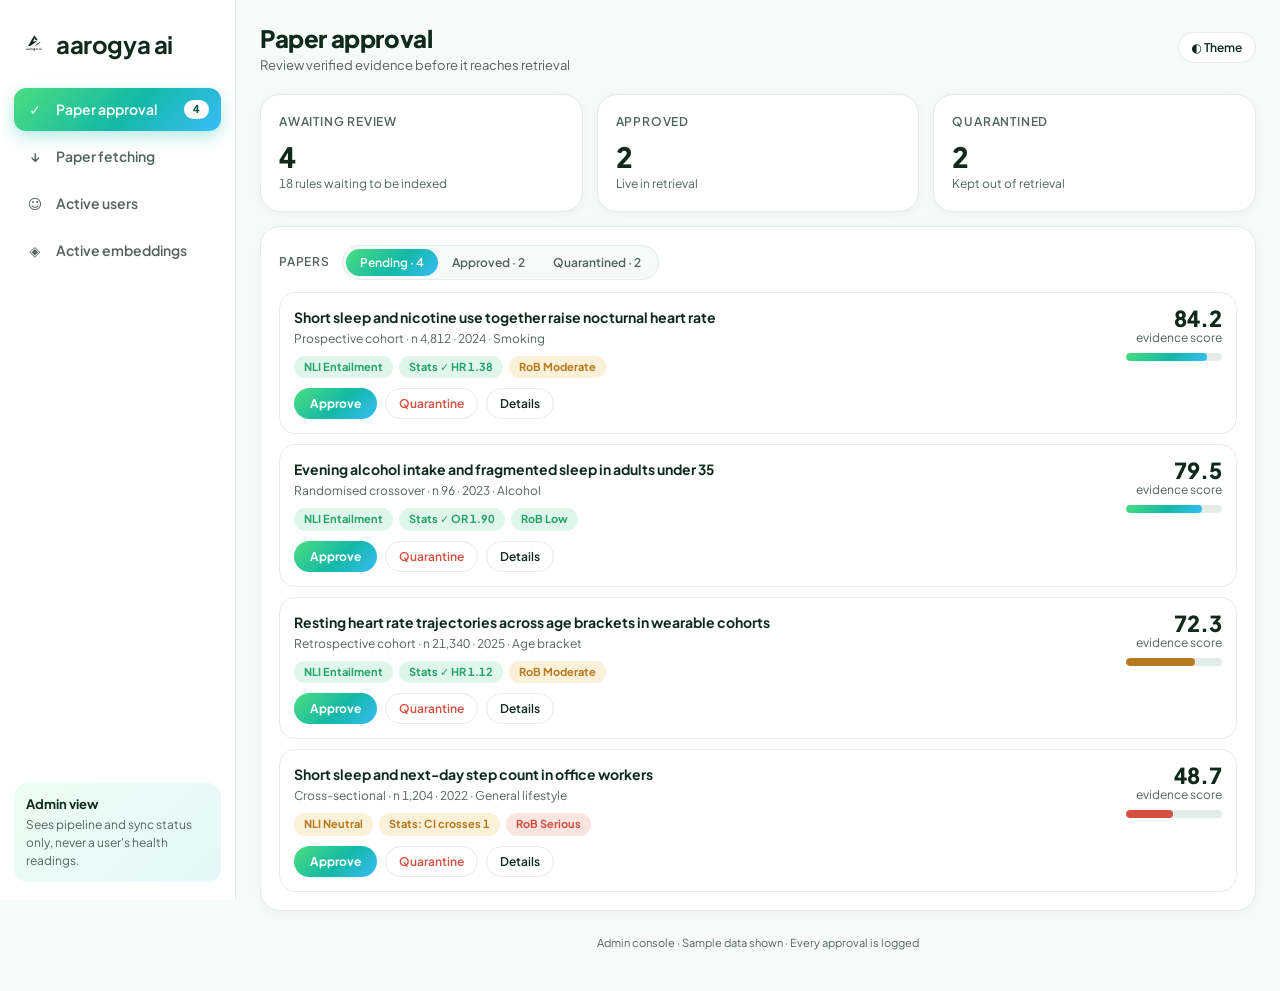
<file: front end todo/aarogya_admin.html>
<!doctype html><html><head><meta charset=utf8><meta name=viewport content="width=device-width,initial-scale=1,viewport-fit=cover"><style>:root{color-scheme:light;box-sizing:border-box;padding-top:env(safe-area-inset-top,0px);padding-bottom:env(safe-area-inset-bottom,0px)}html{scroll-padding-top:env(safe-area-inset-top,0px)}body{margin:0;padding:0;font:14px -apple-system,BlinkMacSystemFont,sans-serif;background:#fff;color:#000}img{max-width:100%}[hidden]:not([hidden=until-found i]){display:none!important}</style></head><body>
<title>Aarogya Admin</title>
<meta name="claude:viewport-fit-sides" content="cover">
<link href="https://fonts.googleapis.com/css2?family=Plus+Jakarta+Sans:wght@400;500;600;700;800&display=swap" rel="stylesheet">
<style>
/* Layout: sidebar nav + one working view. Each view opens with a short summary row, then the table or list the admin acts on. Theme matches My Health OS. */
:root{--bg:#f6faf8;--card:#fff;--ink:#0f2a1d;--mute:#53645c;--line:#e4ece7;--g:#22a36a;--g2:#e1f6ea;--amber:#b7791f;--amberbg:#fbf0d8;--red:#d6503f;--redbg:#fbe5e1;--jar:#14352a;
--grad:linear-gradient(135deg,#4ade80 0%,#14b8a6 55%,#38bdf8 100%);--soft:linear-gradient(135deg,#ecfdf3,#e6f7fb);--teal:#14b8a6;
--font:'Plus Jakarta Sans',system-ui,-apple-system,'Segoe UI',sans-serif}
@media (prefers-color-scheme:dark){:root:not([data-theme="light"]){--bg:#0a1713;--card:#112620;--ink:#e8f3ec;--mute:#94a89f;--line:#1e3a30;--g:#4cd68a;--g2:#173a2a;--amber:#f0b94a;--amberbg:#3a2f12;--red:#ff8a78;--redbg:#3d1f1b;--jar:#0a1f17;--soft:linear-gradient(135deg,#12332a,#10303a);color-scheme:dark}}
:root[data-theme="dark"]{--bg:#0a1713;--card:#112620;--ink:#e8f3ec;--mute:#94a89f;--line:#1e3a30;--g:#4cd68a;--g2:#173a2a;--amber:#f0b94a;--amberbg:#3a2f12;--red:#ff8a78;--redbg:#3d1f1b;--jar:#0a1f17;--soft:linear-gradient(135deg,#12332a,#10303a);color-scheme:dark}
*{box-sizing:border-box}
html{scroll-padding-top:env(safe-area-inset-top,0px)}
body{margin:0;background:var(--bg);color:var(--ink);font-family:var(--font);font-size:14px;line-height:1.5;font-variant-numeric:tabular-nums}
button,input{font-family:inherit;font-size:inherit}
button{cursor:pointer}
:focus-visible{outline:2px solid var(--g);outline-offset:2px}
.app{display:flex;min-height:100vh}
aside{width:236px;background:var(--card);border-right:1px solid var(--line);padding:18px 14px;display:flex;flex-direction:column;position:sticky;top:0;height:100vh;flex-shrink:0;z-index:30;transition:transform .25s}

/* Brand header styling with clean SVG logo vector matching "My Health OS by aarogya ai" */
.brand{display:flex;align-items:center;gap:10px;margin:4px 4px 22px;padding:4px}
.brand-logo-img{display:flex;align-items:center;gap:10px;text-decoration:none;color:inherit;width:100%}
.brand-icon{width:42px;height:42px;flex-shrink:0}
.brand-text{display:flex;flex-direction:column}
.brand-text b{font-size:16px;line-height:1.15;font-weight:800;color:var(--ink);letter-spacing:-0.2px}
.brand-text small{font-size:11px;color:var(--mute);font-weight:500;margin-top:1px}

nav a{display:flex;align-items:center;gap:12px;padding:11px 12px;border-radius:12px;color:var(--mute);text-decoration:none;font-weight:600;font-size:14px;margin-bottom:4px}
nav a:hover{background:var(--g2);color:var(--g)}
nav a.on{background:var(--grad);color:#fff;box-shadow:0 6px 16px rgba(20,184,166,.3)}
nav a .gl{width:18px;text-align:center}
nav a .cnt{margin-left:auto}
.cnt{background:var(--red);color:#fff;border-radius:99px;padding:1px 9px;font-size:11px;font-weight:800}
nav a.on .cnt{background:#fff;color:#0f5a4a}
.side-foot{margin-top:auto;padding:12px;border-radius:14px;background:var(--soft);font-size:12px;color:var(--mute)}
.side-foot b{display:block;color:var(--ink);font-size:13px;margin-bottom:2px}
main{flex:1;min-width:0;padding-block:20px 40px;padding-left:max(24px,env(safe-area-inset-left,0px));padding-right:max(24px,env(safe-area-inset-right,0px))}
.top{display:flex;align-items:center;gap:12px;margin-bottom:18px}
.ham{display:none;border:1px solid var(--line);background:var(--card);border-radius:10px;width:38px;height:38px;font-size:18px;color:var(--ink)}
h1{margin:0;font-size:24px;font-weight:800;letter-spacing:-.4px;text-wrap:balance}
.sub{color:var(--mute);font-size:13px}
.sp{flex:1}
.chip{border:1px solid var(--line);background:var(--card);color:var(--ink);border-radius:99px;padding:7px 13px;font-size:12px;font-weight:600}
.chip:hover{border-color:var(--teal)}
.chip.bad{color:var(--red)}
.chip[disabled]{opacity:.5;cursor:default}
.btn{background:var(--grad);color:#fff;border:0;border-radius:99px;padding:8px 16px;font-weight:700;font-size:12px}
.btn:hover{box-shadow:0 6px 16px rgba(20,184,166,.35)}
.card{background:var(--card);border:1px solid var(--line);border-radius:20px;padding:18px;box-shadow:0 2px 10px rgba(20,60,40,.04);min-width:0}
h2{font-size:12px;text-transform:uppercase;letter-spacing:.8px;color:var(--mute);margin:0 0 10px;font-weight:600}
.stack{display:flex;flex-direction:column;gap:14px}
.split{display:grid;gap:14px;grid-template-columns:minmax(0,5fr) minmax(0,7fr);align-items:start}
.tiles{display:grid;gap:14px;grid-template-columns:repeat(auto-fit,minmax(170px,1fr))}
.tile .n{font-size:28px;font-weight:800;letter-spacing:-.5px;line-height:1.15}
.tile .mut{margin-top:2px}
.mut{color:var(--mute);font-size:12px}
.bar-top{display:flex;align-items:center;gap:12px;flex-wrap:wrap;margin-bottom:12px}
.bar-top h2{margin:0}
.tabs{display:inline-flex;background:var(--bg);border-radius:99px;padding:3px;border:1px solid var(--line);flex-wrap:wrap}
.tabs button{border:0;background:none;color:var(--mute);padding:6px 14px;border-radius:99px;font-weight:600;font-size:12px}
.tabs button.on{background:var(--grad);color:#fff}
.pill{display:inline-flex;align-items:center;gap:4px;border-radius:99px;padding:3px 10px;font-size:11px;font-weight:700;background:var(--g2);color:var(--g);white-space:nowrap}
.pill.w{background:var(--amberbg);color:var(--amber)}.pill.b{background:var(--redbg);color:var(--red)}.pill.n{background:var(--line);color:var(--mute)}
.pp{border:1px solid var(--line);border-radius:16px;padding:14px;margin-bottom:10px;background:var(--card)}
.pp:last-child{margin-bottom:0}
.pt{display:grid;grid-template-columns:minmax(0,1fr) auto;gap:10px 18px;align-items:start}
.pm b{font-size:14px;display:block;margin-bottom:2px}
.gates{display:flex;gap:6px;flex-wrap:wrap;margin-top:8px}
.sc{text-align:right;min-width:96px}
.sc .v{font-size:22px;font-weight:800;line-height:1}
.sc .bar{margin:6px 0 0 auto;width:96px}
.act{grid-column:1/-1;display:flex;gap:8px;flex-wrap:wrap;align-items:center}
.act .note{font-size:12px;color:var(--mute)}
.dt{display:grid;grid-template-columns:repeat(2,minmax(0,1fr));gap:10px 18px;margin-top:12px;padding-top:12px;border-top:1px solid var(--line)}
.dt div{font-size:13px;min-width:0;overflow-wrap:anywhere}
.dt small{display:block;color:var(--mute);font-size:11px;font-weight:600;text-transform:uppercase;letter-spacing:.6px}
.dt .w2{grid-column:1/-1}
.bar{height:8px;border-radius:99px;background:var(--line);overflow:hidden}
.bar i{display:block;height:100%;border-radius:99px;background:var(--grad)}
.bar i.w{background:var(--amber)}.bar i.b{background:var(--red)}
.tw{overflow-x:auto}
table{width:100%;border-collapse:collapse;font-size:13px;min-width:620px}
th,td{text-align:left;padding:10px 8px;border-bottom:1px solid var(--line);vertical-align:middle}
th{color:var(--mute);font-weight:600;font-size:12px;white-space:nowrap}
tr:last-child td{border-bottom:0}
td .mut{margin-top:1px}
.dot{display:inline-block;width:8px;height:8px;border-radius:50%;background:var(--line);margin-right:6px}.dot.on{background:var(--g)}
input[type=text],input[type=search]{width:100%;border:1px solid var(--line);border-radius:99px;padding:9px 14px;background:var(--card);color:var(--ink);min-width:0}
.field{display:flex;gap:8px}
.field .btn{padding:9px 18px;white-space:nowrap}
.tool{display:flex;gap:12px;flex-wrap:wrap;align-items:center;margin-bottom:12px}
.tool .s{flex:1;min-width:180px}
.bl{display:flex;flex-direction:column;gap:12px}
.bl .h{display:flex;justify-content:space-between;gap:10px;font-size:13px;margin-bottom:5px}
.bl .h b{font-weight:600;min-width:0}
.jr{display:grid;grid-template-columns:minmax(0,1fr) auto;gap:6px 14px;align-items:center;padding:10px 0;border-bottom:1px solid var(--line)}
.jr:last-child{border-bottom:0}
.trk{display:flex;gap:5px}
.td{width:14px;height:14px;border-radius:50%;background:var(--line)}
.td.hit{background:var(--g)}.td.pend{background:transparent;border:2px dashed var(--line)}.td.try{background:var(--amber);animation:pl 1s ease-in-out infinite}
@keyframes pl{50%{transform:scale(1.35);opacity:.6}}
.jr .res{grid-column:1/-1}
.sw{width:40px;height:24px;border-radius:99px;border:0;background:var(--line);position:relative;flex-shrink:0}
.sw:after{content:"";position:absolute;top:3px;left:3px;width:18px;height:18px;border-radius:50%;background:#fff;transition:transform .2s}
.sw.on{background:var(--g)}.sw.on:after{transform:translateX(16px)}
.empty{padding:26px 10px;text-align:center;color:var(--mute);font-size:13px}
.toast{position:fixed;left:50%;transform:translateX(-50%);bottom:calc(20px + env(safe-area-inset-bottom,0px));background:var(--jar);color:#fff;border-radius:99px;padding:10px 18px;font-weight:600;font-size:13px;z-index:60;box-shadow:0 8px 24px rgba(0,0,0,.3);max-width:calc(100vw - 32px)}
footer{text-align:center;color:var(--mute);font-size:11px;margin-top:24px}
.scrim{display:none}
@media(max-width:900px){
 aside{position:fixed;left:0;top:0;transform:translateX(-100%);height:100dvh;padding-top:calc(18px + env(safe-area-inset-top,0px));padding-bottom:calc(18px + env(safe-area-inset-bottom,0px));padding-left:max(14px,env(safe-area-inset-left,0px))}
 body.open aside{transform:none;box-shadow:0 0 40px rgba(0,0,0,.25)}
 body.open .scrim{display:block;position:fixed;inset:0;background:rgba(0,0,0,.3);z-index:20}
 .ham{display:block}
 main{padding-left:max(16px,env(safe-area-inset-left,0px));padding-right:max(16px,env(safe-area-inset-right,0px))}
 .split{grid-template-columns:minmax(0,1fr)}
 .pt{grid-template-columns:minmax(0,1fr)}
 .sc{text-align:left}.sc .bar{margin-left:0}
 .dt{grid-template-columns:minmax(0,1fr)}
}
@media(prefers-reduced-motion:reduce){.td.try{animation:none}.sw:after{transition:none}}
</style>

<div class="scrim" onclick="document.body.classList.remove('open')"></div>
<div class="app">
<aside>
 <div class="brand">
  <div class="lg-circle-wrap">
   <div class="lg">
    <span>
     <svg width="24" height="24" viewBox="0 0 100 100" fill="none" xmlns="http://www.w3.org/2000/svg" aria-hidden="true">
      <path d="M52 22 C42 38, 33 53, 26 66 L38 66 C42 56, 48 44, 55 31 Z" fill="#1b2823"/>
      <path d="M52 22 L65 42 L55 42 Z" fill="#1b2823"/>
      <path d="M26 66 C40 45, 60 48, 65 42 C50 60, 36 66, 26 66 Z" fill="#1b2823"/>
      <path d="M53 66 C65 52, 77 48, 77 48 C77 48, 73 62, 57 66 Z" fill="#587363"/>
      <text x="50" y="84" font-family="'Plus Jakarta Sans', sans-serif" font-weight="600" font-size="13" fill="#1b2823" text-anchor="middle" letter-spacing="-0.3">aarogya ai</text>
     </svg>
    </span>
   </div>
  </div>
  <div><small><h1><b>aarogya ai</b></h1></small></div>
 </div>
 <nav id="nav" aria-label="Admin sections"></nav>
 <div class="side-foot"><b>Admin view</b>Sees pipeline and sync status only, never a user's health readings.</div>
</aside>
<main>
 <div class="top">
  <button class="ham" onclick="document.body.classList.toggle('open')" aria-label="Menu">☰</button>
  <div><h1 id="title"></h1><div class="sub" id="subt"></div></div>
  <div class="sp"></div>
  <button class="chip" id="theme">◐ Theme</button>
 </div>
 <div id="view"></div>
 <footer>Admin console · Sample data shown · Every approval is logged</footer>
</main></div>
<div id="toast" class="toast" role="status" hidden></div>

<script>
const $=id=>document.getElementById(id);
const esc=s=>String(s).replace(/[&<>"]/g,c=>({'&':'&amp;','<':'&lt;','>':'&gt;','"':'&quot;'}[c]));
const num=n=>n.toLocaleString('en-IN');
const T={
 approval:['Paper approval','Review verified evidence before it reaches retrieval','✓','Paper approval'],
 fetching:['Paper fetching','Five-tier document resolver','↓','Paper fetching'],
 users:['Active users','Baseline status and sync health','☺','Active users'],
 embeddings:['Active embeddings','What the retrieval index can see right now','◈','Active embeddings']};
let S={pf:'pending',open:null,uf:'all',uq:'',rq:''},tt;
function toast(m){const e=$('toast');e.textContent=m;e.hidden=false;clearTimeout(tt);tt=setTimeout(()=>e.hidden=true,2600)}
const tiles=a=>`<div class="tiles">${a.map(t=>`<div class="card tile"><h2>${t[0]}</h2><div class="n">${t[1]}</div><div class="mut">${t[2]}</div></div>`).join('')}</div>`;

/* ---------- Paper approval ---------- */
const PP=[
{id:'p1',title:'Short sleep and nicotine use together raise nocturnal heart rate',design:'Prospective cohort',n:4812,year:2024,cat:'Smoking',nli:'Entailment',nliP:94,eff:'HR 1.38 (95% CI 1.12–1.70)',sig:true,rob:'Moderate',tool:'ROBINS-I',score:84.2,rule:'Combined short sleep duration and nicotine use amplify sympathetic activation and nocturnal heart rate.',src:1,rules:6,status:'pending'},
{id:'p2',title:'Evening alcohol intake and fragmented sleep in adults under 35',design:'Randomised crossover',n:96,year:2023,cat:'Alcohol',nli:'Entailment',nliP:88,eff:'OR 1.90 (95% CI 1.30–2.80)',sig:true,rob:'Low',tool:'RoB 2',score:79.5,rule:'Alcohol close to bedtime fragments sleep and lifts overnight heart rate.',src:2,rules:4,status:'pending'},
{id:'p3',title:'Resting heart rate trajectories across age brackets in wearable cohorts',design:'Retrospective cohort',n:21340,year:2025,cat:'Age bracket',nli:'Entailment',nliP:81,eff:'HR 1.12 (95% CI 1.04–1.21)',sig:true,rob:'Moderate',tool:'ROBINS-I',score:72.3,rule:'Resting heart rate drifts upward with age bracket, so thresholds should be judged against personal norm.',src:3,rules:5,status:'pending'},
{id:'p4',title:'Short sleep and next-day step count in office workers',design:'Cross-sectional',n:1204,year:2022,cat:'General lifestyle',nli:'Neutral',nliP:61,eff:'OR 1.21 (95% CI 0.94–1.55)',sig:false,rob:'Serious',tool:'ROBINS-I',score:48.7,rule:'Short sleep is associated with lower next-day activity.',src:4,rules:3,status:'pending'},
{id:'p5',title:'Smoking cessation and resting heart rate recovery',design:'Cohort',n:2650,year:2021,cat:'Smoking',nli:'Contradiction',nliP:91,eff:'HR 0.71 (95% CI 0.58–0.87)',sig:true,rob:'Serious',tool:'ROBINS-I',score:22.4,rule:'Smoking cessation lowers resting heart rate within weeks.',src:1,rules:2,status:'quarantined',auto:true,why:'Hard gate: the extracted claim is contradicted by the source text.'},
{id:'p6',title:'Hypertension and resting heart rate thresholds for check-ins',design:'Prospective cohort',n:8120,year:2023,cat:'Chronic risk factors',nli:'Entailment',nliP:90,eff:'HR 1.51 (95% CI 1.20–1.90)',sig:true,rob:'Low',tool:'ROBINS-I',score:86.1,rule:'With hypertension, a resting heart rate above personal norm deserves a blood-pressure check.',src:1,rules:7,status:'approved',inIdx:true},
{id:'p7',title:'Pulse oximetry below personal norm in current smokers',design:'Cohort',n:1980,year:2024,cat:'Smoking',nli:'Entailment',nliP:85,eff:'OR 2.10 (95% CI 1.40–3.10)',sig:true,rob:'Moderate',tool:'ROBINS-I',score:77.8,rule:'Oxygen readings below personal norm deserve a check-in, especially for smokers.',src:2,rules:4,status:'approved',inIdx:true},
{id:'p8',title:'Wrist-sensor SpO₂ accuracy in people with asthma',design:'Case series',n:38,year:2020,cat:'Chronic risk factors',nli:'Neutral',nliP:55,eff:'Not reported',sig:null,rob:'Critical',tool:'ROBINS-I',score:31,rule:'Wrist sensors may under-read oxygen in asthma.',src:4,rules:2,status:'quarantined',auto:false,why:'Rejected by admin: very small sample, no effect size.'}];
const TIERS=['Local cache','Europe PMC XML','Direct PDF','Unpaywall mirror','Abstract fallback'];
const FMT=['Cached full text','Full text XML','PDF','PDF via Unpaywall','Abstract only'];
const pill=(c,t)=>`<span class="pill ${c}">${t}</span>`;
function paperRow(p){
 const sc=p.score>=75?'':p.score>=50?'w':'b',o=S.open===p.id;
 const nliC=p.nli==='Entailment'?'':p.nli==='Neutral'?'w':'b';
 const stC=p.sig===true?'':p.sig===false?'w':'n',stT=p.sig===true?'Stats ✓ '+esc(p.eff.split(' (')[0]):p.sig===false?'Stats: CI crosses 1':'Stats: none reported';
 const robC=p.rob==='Low'?'':p.rob==='Moderate'?'w':'b';
 let a='';
 if(p.status==='pending')a=`<button class="btn" onclick="setSt('${p.id}','approved')">Approve</button><button class="chip bad" onclick="setSt('${p.id}','quarantined')">Quarantine</button>`;
 else if(p.status==='approved')a=`<button class="chip bad" onclick="setSt('${p.id}','quarantined')">Remove from index</button>`;
 else if(p.auto)a=`<span class="note">${esc(p.why)}</span>`;
 else a=`<button class="chip" onclick="setSt('${p.id}','pending')">Restore to review</button>`;
 a+=`<button class="chip" onclick="S.open=${o?'null':`'${p.id}'`};go()" aria-expanded="${o}">${o?'Hide details':'Details'}</button>`;
 const d=o?`<div class="dt"><div class="w2"><small>Extracted relationship</small>${esc(p.rule)}</div><div><small>Study</small>${esc(p.design)} · n ${num(p.n)} · ${p.year}</div><div><small>Effect</small>${esc(p.eff)}</div><div><small>NLI check</small>${p.nli} (${p.nliP}%)</div><div><small>Bias tool</small>${p.tool} · ${p.rob} risk</div><div><small>Fetched via</small>${TIERS[p.src]}</div><div><small>Rules to index</small>${p.rules} in ${esc(p.cat)}</div>${p.status==='quarantined'&&p.why&&!p.auto?`<div class="w2"><small>Note</small>${esc(p.why)}</div>`:''}</div>`:'';
 return `<div class="pp"><div class="pt"><div class="pm"><b>${esc(p.title)}</b><div class="mut">${p.design} · n ${num(p.n)} · ${p.year} · ${p.cat}</div><div class="gates">${pill(nliC,'NLI '+p.nli)}${pill(stC,stT)}${pill(robC,'RoB '+p.rob)}</div></div><div class="sc"><div class="v">${p.score.toFixed(1)}</div><div class="mut">evidence score</div><div class="bar"><i class="${sc}" style="width:${p.score}%"></i></div></div><div class="act">${a}</div></div>${d}</div>`}
function setSt(id,st){const p=PP.find(x=>x.id===id);p.status=st;
 toast(st==='approved'?p.rules+' rules added to the index':st==='quarantined'?'Moved to quarantine':'Back in the review queue');go()}
function vApproval(){const c=s=>PP.filter(p=>p.status===s).length,l=PP.filter(p=>p.status===S.pf);
 const pend=PP.filter(p=>p.status==='pending');
 return `<div class="stack">${tiles([['Awaiting review',c('pending'),pend.reduce((s,p)=>s+p.rules,0)+' rules waiting to be indexed'],['Approved',c('approved'),'Live in retrieval'],['Quarantined',c('quarantined'),'Kept out of retrieval']])}
 <div class="card"><div class="bar-top"><h2>Papers</h2><div class="tabs">${[['pending','Pending'],['approved','Approved'],['quarantined','Quarantined']].map(t=>`<button class="${S.pf===t[0]?'on':''}" onclick="S.pf='${t[0]}';go()">${t[1]} · ${c(t[0])}</button>`).join('')}</div></div>
 ${l.map(paperRow).join('')||'<div class="empty">Nothing here. Papers that pass the pipeline land in Pending.</div>'}</div></div>`}

/* ---------- Paper fetching ---------- */
const J=[0,0,0,0,1,1,1,1,1,2,2,3,3,4].map((h,i)=>({ref:'S-'+(1042-i*7),hit:h,run:false,ago:[4,9,15,22,31,47,63,80,104,130,171,215,260,305][i]}));
const ago=m=>m<1?'just now':m<60?m+' min ago':m<1440?Math.floor(m/60)+' h ago':Math.floor(m/1440)+' d ago';
const jobDots=j=>TIERS.map((t,i)=>{let c;if(j.run)c=i<j.step?'':i===j.step?'try':'pend';else c=i<j.hit?'':i===j.hit?'hit':'pend';
 const lab=t+(c==='hit'?' · resolved':c===''?' · no result':c==='try'?' · trying':'');return `<span class="td ${c}" title="${lab}"></span>`}).join('');
function fTiles(){const D=J.filter(j=>!j.run),ft=D.filter(j=>j.hit<4).length;
 return tiles([['Fetched today',D.length,'Papers resolved by the waterfall'],['Full text',D.length?Math.round(ft/D.length*100)+'%':'—',ft+' of '+D.length+' papers'],['Abstract only',D.length-ft,'Used when no full text was reachable']])}
function fBars(){const D=J.filter(j=>!j.run),mx=Math.max(1,...TIERS.map((t,i)=>D.filter(j=>j.hit===i).length));
 return `<div class="bl">${TIERS.map((t,i)=>{const n=D.filter(j=>j.hit===i).length;return `<div><div class="h"><b>${i+1}. ${t}</b><span class="mut">${n} · ${D.length?Math.round(n/D.length*100):0}%</span></div><div class="bar"><i class="${i===4?'w':''}" style="width:${n/mx*100}%"></i></div></div>`}).join('')}</div>`}
function fJobs(){return J.map(j=>`<div class="jr"><div><b>${esc(j.ref)}</b><div class="mut">${j.run?'Trying '+TIERS[j.step]+'…':ago(j.ago)}</div></div><div class="trk" aria-label="Tier results">${jobDots(j)}</div>${j.run?'':`<div class="res">${pill(j.hit===4?'w':'',FMT[j.hit])}</div>`}</div>`).join('')}
function updF(){if(!$('fjobs'))return;$('ftiles').innerHTML=fTiles();$('fbars').innerHTML=fBars();$('fjobs').innerHTML=fJobs()}
function startFetch(){const el=$('fin'),v=el.value.trim();if(!v){toast('Enter a DOI, PMID or paper URL first.');return}
 let h=0;for(const ch of v)h=(h*31+ch.charCodeAt(0))>>>0;const m=h%100,hit=m<10?0:m<45?1:m<65?2:m<85?3:4;
 const j={ref:v,hit,step:0,run:true,ago:0};J.unshift(j);el.value='';updF();
 j.iv=setInterval(()=>{if(j.step>=j.hit){clearInterval(j.iv);j.run=false;toast('Resolved via '+TIERS[j.hit])}else j.step++;updF()},700)}
function vFetching(){return `<div class="stack"><div id="ftiles">${fTiles()}</div><div class="split">
 <div class="stack"><div class="card"><h2>Fetch a paper</h2><div class="field"><input type="text" id="fin" placeholder="DOI, PMID or paper URL" aria-label="DOI, PMID or paper URL" onkeydown="if(event.key==='Enter')startFetch()"><button class="btn" onclick="startFetch()">Fetch</button></div><div class="mut" style="margin-top:8px">Runs the five tiers in order and stops at the first hit. Abstract is the last resort, so no paper is skipped.</div></div>
 <div class="card"><h2>Where papers were resolved</h2><div id="fbars">${fBars()}</div></div></div>
 <div class="card"><h2>Fetch log</h2><div class="mut" style="margin-bottom:4px">Dots follow the five tiers in order. Green marks the tier that returned the paper.</div><div id="fjobs">${fJobs()}</div></div></div></div>`}

/* ---------- Active users ---------- */
const U=[
['Ravi Sharma',28,12,6,2,3],['Ananya Iyer',31,15,12,6,0],['Kabir Malhotra',45,15,41,6,1],['Meera Nair',36,4,120,2,0],['Arjun Verma',52,15,185,6,2],['Sana Qureshi',24,9,300,4,0],['Vikram Rao',39,15,540,6,0],['Isha Patel',29,15,840,6,1],['Rohan Das',33,2,1200,1,0],['Divya Menon',41,15,1590,6,0],['Harsh Vyas',27,7,4400,3,0],['Pooja Singh',48,15,7300,6,0],['Nikhil Joshi',30,15,13000,6,0],['Tara Bose',57,11,17500,5,0]
].map(a=>({name:a[0],age:a[1],day:a[2],sync:a[3],chunks:a[4],alerts:a[5]}));
const uAct=u=>u.sync<=1440;
function uList(){const q=S.uq.trim().toLowerCase();return U.filter(u=>(S.uf==='all'||(S.uf==='active'&&uAct(u))||(S.uf==='cal'&&u.day<15)||(S.uf==='lock'&&u.day>=15))&&(!q||u.name.toLowerCase().includes(q)))}
function uTiles(){return tiles([['Active in 24 h',U.filter(uAct).length,'of '+U.length+' registered users'],['Calibrating',U.filter(u=>u.day<15).length,'Fewer than 15 baseline days'],['Baseline locked',U.filter(u=>u.day>=15).length,'Alerts use personal range'],['Open alerts',U.reduce((s,u)=>s+u.alerts,0),'Across all users']])}
function uTabs(){return [['all','All'],['active','Active 24 h'],['cal','Calibrating'],['lock','Locked']].map(t=>`<button class="${S.uf===t[0]?'on':''}" onclick="S.uf='${t[0]}';updU()">${t[1]}</button>`).join('')}
function uTable(){const L=uList();if(!L.length)return '<div class="empty">No users match.</div>';
 return `<table><tr><th>User</th><th>Baseline</th><th>Last sync</th><th>History synced</th><th>Alerts</th><th>Status</th></tr>${L.map(u=>`<tr><td><b>${esc(u.name)}</b><div class="mut">${u.age} yrs</div></td><td style="min-width:130px">${u.day>=15?pill('','Locked · 15/15'):`<div class="mut" style="margin-bottom:4px">Day ${u.day} of 15</div><div class="bar"><i style="width:${u.day/15*100}%"></i></div>`}</td><td>${ago(u.sync)}</td><td>${u.chunks}/6 windows</td><td>${u.alerts?pill('w',u.alerts+' open'):'<span class="mut">None</span>'}</td><td><span class="dot ${uAct(u)?'on':''}"></span>${uAct(u)?'Active':'Idle'}</td></tr>`).join('')}</table>`}
function updU(){if(!$('utbl'))return;$('utiles').innerHTML=uTiles();$('utabs').innerHTML=uTabs();$('utbl').innerHTML=uTable()}
function vUsers(){return `<div class="stack"><div id="utiles">${uTiles()}</div><div class="card"><div class="tool"><div class="tabs" id="utabs">${uTabs()}</div><div class="s"><input type="search" id="uq" placeholder="Search by name" aria-label="Search users" value="${esc(S.uq)}" oninput="S.uq=this.value;updU()"></div></div><div class="tw" id="utbl">${uTable()}</div></div></div>`}

/* ---------- Active embeddings ---------- */
const CATS=[['Smoking',412,81.4],['Alcohol',286,74.9],['Age bracket',224,72.1],['Chronic risk factors',301,78.6],['General lifestyle',155,70.3]];
const RL=[
{id:'r1',t:'Combined short sleep and nicotine use amplify sympathetic activation and nocturnal heart rate.',c:'Smoking',s:'Mackenbach et al. (2024)',f:84.2,on:true},
{id:'r2',t:'Oxygen readings below personal norm deserve a check-in, especially for smokers.',c:'Smoking',s:'Paper S-0198',f:77.8,on:true},
{id:'r3',t:'With hypertension, a resting heart rate above personal norm deserves a blood-pressure check.',c:'Chronic risk factors',s:'Paper S-0211',f:86.1,on:true},
{id:'r4',t:'Evening alcohol fragments sleep and lifts overnight heart rate.',c:'Alcohol',s:'Paper S-0176',f:71,on:true},
{id:'r5',t:'Short sleep is associated with higher resting heart rate and lower next-day activity.',c:'General lifestyle',s:'Paper S-0132',f:76,on:true},
{id:'r6',t:'Resting heart rate norms shift with age bracket, so compare against the personal mean.',c:'Age bracket',s:'Paper S-0149',f:72.4,on:true},
{id:'r7',t:'Heavy alcohol use raises resting heart rate for up to two days.',c:'Alcohol',s:'Paper S-0121',f:69.3,on:false},
{id:'r8',t:'Asthma can lower pulse oximetry readings on wrist sensors during exertion.',c:'Chronic risk factors',s:'Paper S-0204',f:66.8,on:true}];
const dl=p=>p.status==='approved'?(p.inIdx?0:p.rules):(p.inIdx?-p.rules:0);
const catN=c=>CATS.find(x=>x[0]===c)[1]+PP.filter(p=>p.cat===c).reduce((s,p)=>s+dl(p),0);
function eTiles(){const tot=CATS.reduce((s,c)=>s+catN(c[0]),0),off=RL.filter(r=>!r.on).length,add=PP.reduce((s,p)=>s+Math.max(0,dl(p)),0),av=CATS.reduce((s,c)=>s+catN(c[0])*c[2],0)/tot;
 return tiles([['Active rules',num(tot-off),'Searchable by retrieval'],['Deactivated',off,'Switched off by an admin'],['Added from approvals',add,'New since the last index build'],['Avg confidence',av.toFixed(1),'Weighted across categories']])}
function eCats(){const mx=Math.max(...CATS.map(c=>catN(c[0])));return `<div class="bl">${CATS.map(c=>{const n=catN(c[0]);return `<div><div class="h"><b>${c[0]}</b><span class="mut">${num(n)} rules · conf ${c[2]}</span></div><div class="bar"><i style="width:${n/mx*100}%"></i></div></div>`}).join('')}</div>`}
function eRules(){const q=S.rq.trim().toLowerCase(),L=RL.filter(r=>!q||r.t.toLowerCase().includes(q)||r.c.toLowerCase().includes(q)||r.s.toLowerCase().includes(q));
 if(!L.length)return '<div class="empty">No rules match.</div>';
 return `<table><tr><th>Rule</th><th>Category</th><th>Source</th><th>Confidence</th><th>Active</th></tr>${L.map(r=>`<tr><td style="min-width:240px">${esc(r.t)}</td><td>${pill('n',r.c)}</td><td>${esc(r.s)}</td><td>${r.f.toFixed(1)}</td><td><button class="sw ${r.on?'on':''}" role="switch" aria-checked="${r.on}" aria-label="Toggle rule ${r.id}" onclick="togRule('${r.id}')"></button></td></tr>`).join('')}</table>`}
function togRule(id){const r=RL.find(x=>x.id===id);r.on=!r.on;toast(r.on?'Rule is active again':'Rule removed from retrieval');updE()}
function updE(){if(!$('etiles'))return;$('etiles').innerHTML=eTiles();$('ecats').innerHTML=eCats();$('erules').innerHTML=eRules()}
function vEmbeddings(){return `<div class="stack"><div id="etiles">${eTiles()}</div><div class="split"><div class="card"><h2>By sub-population filter</h2><div id="ecats">${eCats()}</div></div>
 <div class="card"><div class="tool"><h2 style="margin:0">Rules in the index</h2><div class="s"><input type="search" id="rq" placeholder="Search rules, category or source" aria-label="Search rules" value="${esc(S.rq)}" oninput="S.rq=this.value;updE()"></div></div><div class="mut" style="margin-bottom:8px">Showing a sample of the index. Turning a rule off removes it from retrieval.</div><div class="tw" id="erules">${eRules()}</div></div></div></div>`}

/* ---------- shell ---------- */
const V={approval:vApproval,fetching:vFetching,users:vUsers,embeddings:vEmbeddings};
function go(){const k=V[(location.hash||'').slice(1)]?location.hash.slice(1):'approval',pend=PP.filter(p=>p.status==='pending').length;
 $('nav').innerHTML=Object.keys(T).map(n=>`<a href="#${n}" class="${n===k?'on':''}"><span class="gl">${T[n][2]}</span>${T[n][3]}${n==='approval'&&pend?`<span class="cnt">${pend}</span>`:''}</a>`).join('');
 $('title').textContent=T[k][0];$('subt').textContent=T[k][1];$('view').innerHTML=V[k]();document.body.classList.remove('open')}
addEventListener('hashchange',()=>{scrollTo(0,0);go()});
$('theme').onclick=()=>{const r=document.documentElement,dk=matchMedia('(prefers-color-scheme:dark)').matches,c=r.dataset.theme||(dk?'dark':'light');r.dataset.theme=c==='dark'?'light':'dark'};
go();
</script>

</body></html>
</file>
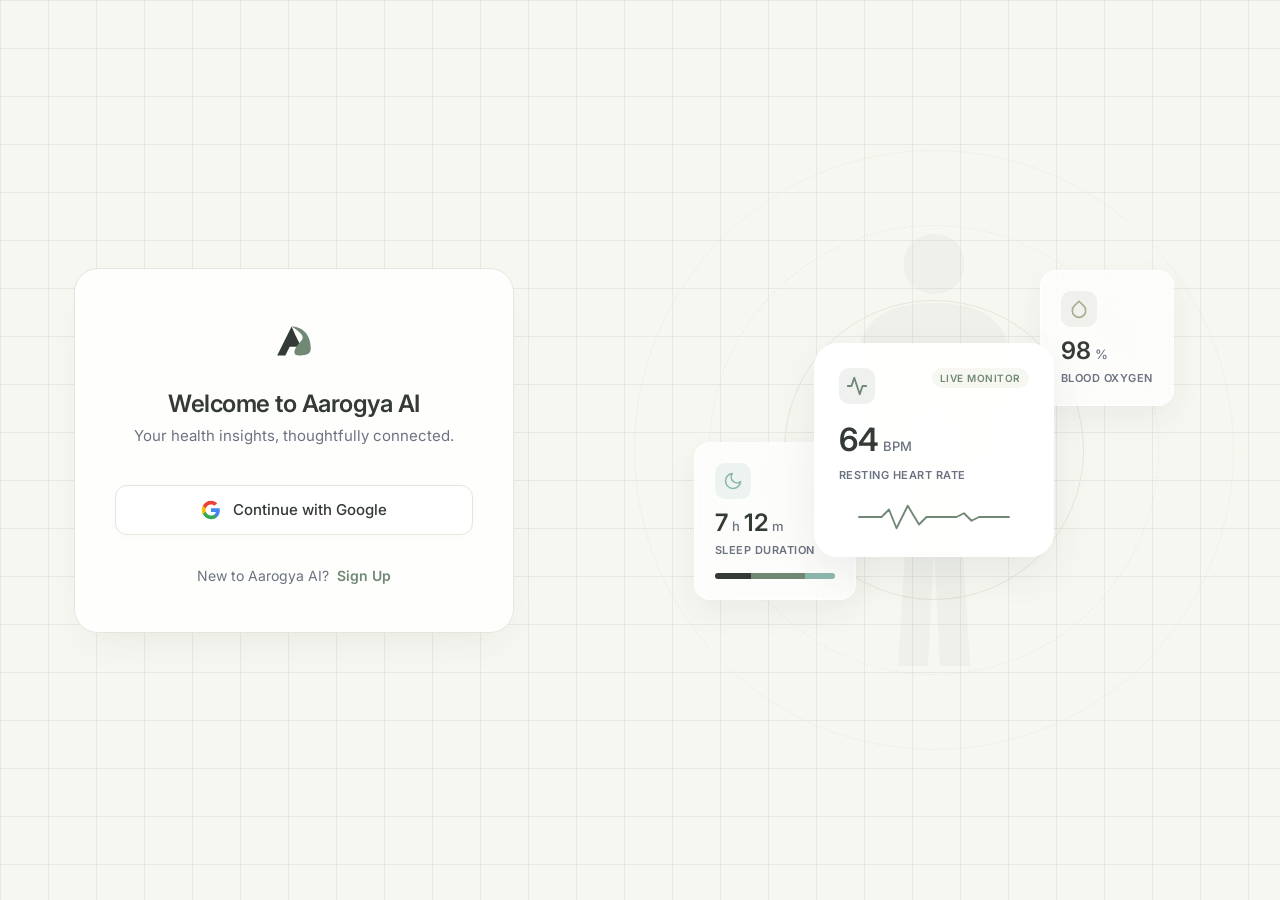
<file: front end todo/aarogya_ai_login (1).html>
<!DOCTYPE html>
<html lang="en">
<head>
    <meta charset="UTF-8">
    <meta name="viewport" content="width=device-width, initial-scale=1.0">
    <title>Aarogya AI | Premium Clinical Intelligence</title>
    <link href="https://fonts.googleapis.com/css2?family=Inter:wght@300;400;500;600;700&display=swap" rel="stylesheet">
    <style>
        :root {
            --bg-light: #F7F7F2;
            --card-bg: #FFFFFF;
            --primary-sage: #718875;
            --secondary-olive: #A5AE91;
            --accent-teal: #8BB8AD;
            --text-main: #343B36;
            --text-muted: #6B7280;
            --border-color: #E5E5DC;
            --grid-line: rgba(113, 136, 117, 0.12); /* Subtle sage green */
        }

        * {
            margin: 0;
            padding: 0;
            box-sizing: border-box;
            font-family: 'Inter', sans-serif;
        }

        body {
            background-color: var(--bg-light);
            color: var(--text-main);
            min-height: 100vh;
            overflow-x: hidden;
            position: relative;
        }

        /* Background Grid */
        .bg-grid {
            position: fixed;
            inset: 0;
            z-index: 1;
            background-image: 
                linear-gradient(var(--grid-line) 1px, transparent 1px),
                linear-gradient(90deg, var(--grid-line) 1px, transparent 1px);
            background-size: 48px 48px;
            pointer-events: none;
        }

        /* Scanning Laser Animation */
        .scanner-line {
            position: fixed;
            top: 0;
            left: 0;
            width: 100%;
            height: 2px;
            background-color: var(--primary-sage);
            box-shadow: 0 0 20px 4px rgba(113, 136, 117, 0.25);
            z-index: 2;
            animation: scan 6s cubic-bezier(0.4, 0, 0.2, 1) infinite;
            pointer-events: none;
            opacity: 0;
        }

        @keyframes scan {
            0% { transform: translateY(-10px); opacity: 0; }
            5% { opacity: 1; }
            95% { opacity: 1; }
            100% { transform: translateY(100vh); opacity: 0; }
        }

        /* Layout Structure */
        .layout-container {
            display: flex;
            min-height: 100vh;
            position: relative;
            z-index: 10;
        }

        .left-column {
            flex: 1;
            display: flex;
            align-items: center;
            justify-content: center;
            padding: 2rem;
            max-width: 600px;
            margin: 0 auto;
        }

        .right-column {
            flex: 1.2;
            display: none; /* Hidden on mobile */
            position: relative;
            align-items: center;
            justify-content: center;
            padding: 2rem;
            overflow: hidden;
        }

        @media (min-width: 1024px) {
            .left-column { margin: 0; }
            .right-column { display: flex; }
        }

        /* Login Card */
        .login-card {
            width: 100%;
            max-width: 440px;
            background: rgba(255, 255, 255, 0.85);
            backdrop-filter: blur(12px);
            -webkit-backdrop-filter: blur(12px);
            border: 1px solid var(--border-color);
            border-radius: 24px;
            padding: 48px 40px;
            box-shadow: 0 20px 40px -15px rgba(52, 59, 54, 0.08);
            text-align: center;
        }

        .brand-logo {
            display: inline-flex;
            align-items: center;
            justify-content: center;
            margin-bottom: 24px;
        }

        .brand-logo svg {
            width: 48px;
            height: 48px;
        }

        h1 {
            font-size: 24px;
            font-weight: 600;
            color: var(--text-main);
            margin-bottom: 8px;
            letter-spacing: -0.5px;
        }

        .subtitle {
            font-size: 15px;
            color: var(--text-muted);
            margin-bottom: 40px;
        }

        /* Primary Login Button */
        .btn-google {
            display: flex;
            align-items: center;
            justify-content: center;
            gap: 12px;
            width: 100%;
            padding: 14px 24px;
            background-color: var(--card-bg);
            color: var(--text-main);
            border: 1px solid var(--border-color);
            border-radius: 12px;
            font-size: 15px;
            font-weight: 500;
            cursor: pointer;
            transition: all 0.2s ease;
            box-shadow: 0 2px 8px rgba(0, 0, 0, 0.02);
            text-decoration: none;
        }

        .btn-google:hover {
            background-color: #FAFAFA;
            border-color: #D1D1C7;
            box-shadow: 0 4px 12px rgba(0, 0, 0, 0.05);
            transform: translateY(-1px);
        }

        .btn-google svg {
            width: 20px;
            height: 20px;
        }

        /* Footer Links */
        .footer-link {
            margin-top: 32px;
            font-size: 14px;
            color: var(--text-muted);
        }

        .footer-link a {
            color: var(--primary-sage);
            font-weight: 600;
            text-decoration: none;
            margin-left: 4px;
            transition: color 0.2s ease;
        }

        .footer-link a:hover {
            color: var(--text-main);
        }

        /* Right Column Graphics */
        .graphics-container {
            position: relative;
            width: 100%;
            height: 100%;
            max-width: 600px;
            max-height: 600px;
            display: flex;
            align-items: center;
            justify-content: center;
        }

        /* Silhouette Base */
        .human-silhouette {
            position: absolute;
            height: 80%;
            opacity: 0.06;
            z-index: 1;
        }

        .human-silhouette svg {
            height: 100%;
            width: auto;
            fill: var(--primary-sage);
        }

        /* Concentric Circles */
        .circle-ring {
            position: absolute;
            border-radius: 50%;
            border: 1px solid var(--border-color);
            top: 50%;
            left: 50%;
            transform: translate(-50%, -50%);
            z-index: 0;
        }
        .circle-1 { width: 300px; height: 300px; }
        .circle-2 { width: 450px; height: 450px; border-style: dashed; opacity: 0.6; }
        .circle-3 { width: 600px; height: 600px; opacity: 0.4; }

        /* Floating Info Cards */
        .floating-card {
            position: absolute;
            background: rgba(255, 255, 255, 0.7);
            backdrop-filter: blur(16px);
            -webkit-backdrop-filter: blur(16px);
            border: 1px solid rgba(255, 255, 255, 0.9);
            border-radius: 16px;
            padding: 20px;
            box-shadow: 0 12px 32px rgba(52, 59, 54, 0.06);
            z-index: 10;
            display: flex;
            flex-direction: column;
            gap: 8px;
            animation: float 6s ease-in-out infinite;
        }

        @keyframes float {
            0% { transform: translateY(0px); }
            50% { transform: translateY(-12px); }
            100% { transform: translateY(0px); }
        }

        /* Card Layout Positions */
        .card-hr {
            top: 50%;
            left: 50%;
            transform: translate(-50%, -50%) !important; /* Overrides float */
            width: 240px;
            background: rgba(255, 255, 255, 0.95);
            border-radius: 24px;
            padding: 24px;
            box-shadow: 0 16px 40px rgba(52, 59, 54, 0.08);
            animation: none;
            z-index: 20;
        }

        .card-spo2 {
            top: 20%;
            right: 10%;
            animation-delay: 1s;
        }

        .card-sleep {
            bottom: 25%;
            left: 10%;
            animation-delay: 2s;
        }

        /* Inner Card Elements */
        .metric-icon {
            display: inline-flex;
            align-items: center;
            justify-content: center;
            width: 36px;
            height: 36px;
            border-radius: 10px;
            margin-bottom: 4px;
        }

        .metric-value {
            font-size: 24px;
            font-weight: 600;
            color: var(--text-main);
            line-height: 1;
            display: flex;
            align-items: baseline;
            gap: 4px;
        }

        .metric-unit {
            font-size: 13px;
            font-weight: 500;
            color: var(--text-muted);
        }

        .metric-label {
            font-size: 11px;
            font-weight: 600;
            text-transform: uppercase;
            letter-spacing: 0.5px;
            color: var(--text-muted);
        }

        /* Waveform Data Visuals */
        .waveform {
            width: 100%;
            height: 30px;
            margin-top: 12px;
        }
        .waveform path {
            fill: none;
            stroke: var(--primary-sage);
            stroke-width: 2.5;
            stroke-linecap: round;
            stroke-linejoin: round;
        }

        /* Sleep Progress Bar */
        .progress-bar {
            width: 120px;
            height: 6px;
            background: var(--border-color);
            border-radius: 4px;
            margin-top: 8px;
            overflow: hidden;
            display: flex;
        }
        .progress-segment-1 { width: 30%; background: var(--text-main); }
        .progress-segment-2 { width: 45%; background: var(--primary-sage); }
        .progress-segment-3 { width: 25%; background: var(--accent-teal); }
        
    </style>
</head>
<body>

    <!-- CSS Grid Background & Animated Scanner -->
    <div class="bg-grid"></div>
    <div class="scanner-line"></div>

    <div class="layout-container">
        
        <!-- Left Column: Login Card -->
        <div class="left-column">
            <div class="login-card">
                
                <div class="brand-logo">
                    <!-- Aarogya AI Stylized Leaf/A Logo -->
                    <svg viewBox="0 0 100 100" xmlns="http://www.w3.org/2000/svg">
                        <path d="M 45 20 L 15 80 L 32 80 L 41 62 L 65 62 L 53 38 Z" fill="var(--text-main)" />
                        <path d="M 45 20 C 70 20, 85 40, 85 65 C 85 80, 70 80, 60 80 C 45 80, 50 65, 65 50 C 75 40, 60 30, 45 20 Z" fill="var(--primary-sage)" />
                    </svg>
                </div>

                <h1>Welcome to Aarogya AI</h1>
                <p class="subtitle">Your health insights, thoughtfully connected.</p>

                <!-- Primary Login Method -->
                <button class="btn-google">
                    <svg viewBox="0 0 24 24" xmlns="http://www.w3.org/2000/svg">
                        <path d="M22.56 12.25c0-.78-.07-1.53-.2-2.25H12v4.26h5.92c-.26 1.37-1.04 2.53-2.21 3.31v2.77h3.57c2.08-1.92 3.28-4.74 3.28-8.09z" fill="#4285F4"/>
                        <path d="M12 23c2.97 0 5.46-.98 7.28-2.66l-3.57-2.77c-.98.66-2.23 1.06-3.71 1.06-2.86 0-5.29-1.93-6.16-4.53H2.18v2.84C3.99 20.53 7.7 23 12 23z" fill="#34A853"/>
                        <path d="M5.84 14.09c-.22-.66-.35-1.36-.35-2.09s.13-1.43.35-2.09V7.07H2.18C1.43 8.55 1 10.22 1 12s.43 3.45 1.18 4.93l2.85-2.22.81-.62z" fill="#FBBC05"/>
                        <path d="M12 5.38c1.62 0 3.06.56 4.21 1.64l3.15-3.15C17.45 2.09 14.97 1 12 1 7.7 1 3.99 3.47 2.18 7.07l3.66 2.84c.87-2.6 3.3-4.53 6.16-4.53z" fill="#EA4335"/>
                    </svg>
                    Continue with Google
                </button>

                <div class="footer-link">
                    New to Aarogya AI? <a href="#">Sign Up</a>
                </div>

            </div>
        </div>

        <!-- Right Column: Illustrations -->
        <div class="right-column">
            <div class="graphics-container">
                
                <!-- Concentric Background Rings -->
                <div class="circle-ring circle-1"></div>
                <div class="circle-ring circle-2"></div>
                <div class="circle-ring circle-3"></div>

                <!-- Abstract Human Silhouette -->
                <div class="human-silhouette">
                    <svg viewBox="0 0 200 400" xmlns="http://www.w3.org/2000/svg">
                        <path d="M100 20 C115 20, 125 30, 125 45 C125 60, 115 70, 100 70 C85 70, 75 60, 75 45 C75 30, 85 20, 100 20 Z"/>
                        <path d="M60 85 C80 75, 120 75, 140 85 C160 95, 170 120, 160 150 L140 220 L120 220 L115 160 L85 160 L80 220 L60 220 L40 150 C30 120, 40 95, 60 85 Z"/>
                        <path d="M80 220 L120 220 L130 380 L105 380 L100 280 L95 380 L70 380 Z"/>
                    </svg>
                </div>

                <!-- Sleep Card -->
                <div class="floating-card card-sleep">
                    <div class="metric-icon" style="background: rgba(139, 184, 173, 0.15); color: var(--accent-teal);">
                        <svg width="20" height="20" viewBox="0 0 24 24" fill="none" stroke="currentColor" stroke-width="2" stroke-linecap="round" stroke-linejoin="round"><path d="M21 12.79A9 9 0 1 1 11.21 3 7 7 0 0 0 21 12.79z"></path></svg>
                    </div>
                    <div class="metric-value">
                        7<span class="metric-unit">h</span> 12<span class="metric-unit">m</span>
                    </div>
                    <div class="metric-label">Sleep Duration</div>
                    <div class="progress-bar">
                        <div class="progress-segment-1"></div>
                        <div class="progress-segment-2"></div>
                        <div class="progress-segment-3"></div>
                    </div>
                </div>

                <!-- SpO2 Card -->
                <div class="floating-card card-spo2">
                    <div class="metric-icon" style="background: rgba(165, 174, 145, 0.15); color: var(--secondary-olive);">
                        <svg width="20" height="20" viewBox="0 0 24 24" fill="none" stroke="currentColor" stroke-width="2" stroke-linecap="round" stroke-linejoin="round"><path d="M12 2.69l5.66 5.66a8 8 0 1 1-11.31 0z"></path></svg>
                    </div>
                    <div class="metric-value">
                        98<span class="metric-unit">%</span>
                    </div>
                    <div class="metric-label">Blood Oxygen</div>
                </div>

                <!-- Main Heart Rate / Smartwatch Card -->
                <div class="floating-card card-hr">
                    <div style="display: flex; justify-content: space-between; align-items: flex-start; margin-bottom: 12px;">
                        <div class="metric-icon" style="background: rgba(113, 136, 117, 0.12); color: var(--primary-sage); margin: 0;">
                            <svg width="22" height="22" viewBox="0 0 24 24" fill="none" stroke="currentColor" stroke-width="2" stroke-linecap="round" stroke-linejoin="round"><path d="M22 12h-4l-3 9L9 3l-3 9H2"></path></svg>
                        </div>
                        <span style="font-size: 10px; font-weight: 600; color: var(--primary-sage); background: var(--bg-light); padding: 4px 8px; border-radius: 100px; text-transform: uppercase; letter-spacing: 0.5px;">Live Monitor</span>
                    </div>
                    
                    <div class="metric-value" style="font-size: 32px; margin-bottom: 4px;">
                        64<span class="metric-unit">BPM</span>
                    </div>
                    <div class="metric-label">Resting Heart Rate</div>
                    
                    <svg class="waveform" viewBox="0 0 200 40">
                        <path d="M0,20 L30,20 L40,10 L50,35 L65,5 L80,30 L90,20 L130,20 L140,15 L150,25 L160,20 L200,20" />
                    </svg>
                </div>

            </div>
        </div>

    </div>
</body>
</html>
</file>
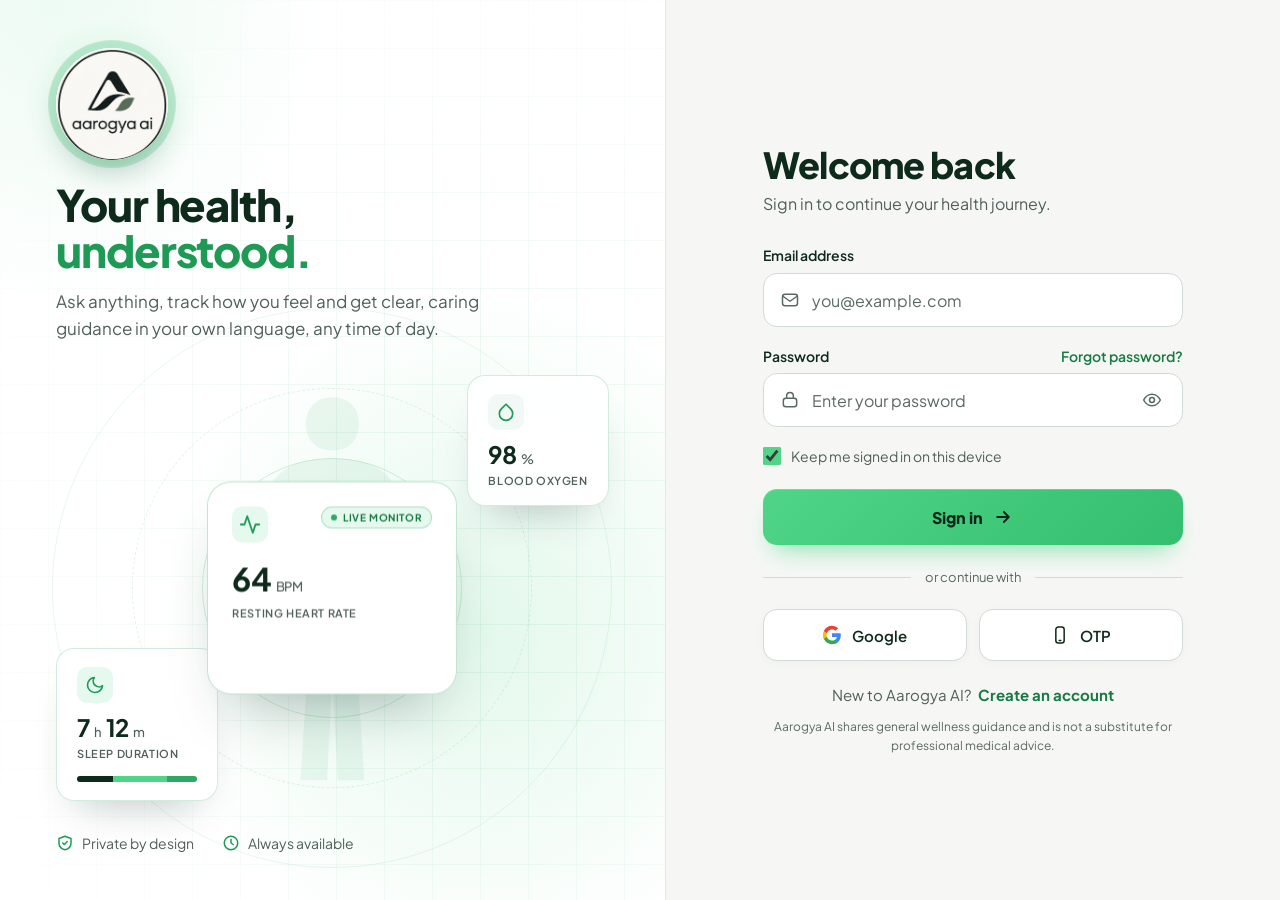
<file: front end todo/aarogya_ai_singin.html>
<!DOCTYPE html>
<html lang="en">
<head>
    <meta charset="UTF-8">
    <meta name="viewport" content="width=device-width, initial-scale=1.0">
    <title>Aarogya AI | Premium Clinical Intelligence</title>
    <link rel="icon" type="image/png" href="[data-uri]">
    <link rel="preconnect" href="https://fonts.googleapis.com">
    <link rel="preconnect" href="https://fonts.gstatic.com" crossorigin>
    <link href="https://fonts.googleapis.com/css2?family=Plus+Jakarta+Sans:wght@400;500;600;700;800&display=swap" rel="stylesheet">
    <style>
        :root {
            /* Light surfaces (existing tokens, re-tuned to the new emerald theme) */
            --bg-light: #F6F7F5;
            --card-bg: #FFFFFF;
            --primary-sage: #50D587;      /* brand green */
            --brand-ink: #167A41;         /* darker shade for text/links on light */
            --secondary-olive: #4FA877;
            --accent-teal: #50D587;       /* mint accent */
            --text-main: #0D2A1B;
            --text-muted: #4F5F5B;
            --border-color: #D2DBD7;
            --grid-line: rgba(47, 168, 101, 0.09);

            /* New premium theme tokens */
            --brand-deep: #0A2A1A;
            --brand-deeper: #06180F;
            --brand-hover: #0F5C32;
            --mint: #50D587;
            --mint-soft: #A9CDB8;
            --mist: #E6F6EC;
            --placeholder: #5A6965;
            --font: 'Plus Jakarta Sans', 'Inter', system-ui, -apple-system, 'Segoe UI', sans-serif;
        }

        * {
            margin: 0;
            padding: 0;
            box-sizing: border-box;
            font-family: var(--font);
        }

        body {
            background-color: var(--bg-light);
            color: var(--text-main);
            min-height: 100vh;
            overflow-x: hidden;
            position: relative;
            -webkit-font-smoothing: antialiased;
        }

        /* ---------- Background Grid (kept) ---------- */
        .bg-grid {
            position: fixed;
            inset: 0;
            z-index: 1;
            background-image:
                linear-gradient(var(--grid-line) 1px, transparent 1px),
                linear-gradient(90deg, var(--grid-line) 1px, transparent 1px);
            background-size: 48px 48px;
            pointer-events: none;
            -webkit-mask-image: radial-gradient(ellipse 80% 70% at 30% 50%, #000 30%, transparent 100%);
                    mask-image: radial-gradient(ellipse 80% 70% at 30% 50%, #000 30%, transparent 100%);
        }

        /* ---------- Scanning Laser Animation (kept) ---------- */
        .scanner-line {
            position: fixed;
            top: 0;
            left: 0;
            width: 100%;
            height: 2px;
            background: linear-gradient(90deg, transparent, var(--primary-sage) 20%, var(--primary-sage) 80%, transparent);
            box-shadow: 0 0 20px 4px rgba(80, 213, 135, 0.38);
            z-index: 2;
            animation: scan 6s cubic-bezier(0.4, 0, 0.2, 1) infinite;
            pointer-events: none;
            opacity: 0;
        }

        @keyframes scan {
            0%   { transform: translateY(-10px); opacity: 0; }
            5%   { opacity: 1; }
            95%  { opacity: 1; }
            100% { transform: translateY(100vh); opacity: 0; }
        }

        /* ---------- Layout Structure ---------- */
        .layout-container {
            display: flex;
            min-height: 100vh;
            position: relative;
            z-index: 10;
        }

        .left-column {
            flex: 1 1 48%;
            display: flex;
            align-items: center;
            justify-content: center;
            padding: 2rem;
            max-width: 600px;
            margin: 0 auto;
            min-width: 0;
        }

        @media (max-width: 480px) {
            .left-column { padding: 1rem; }
            .login-card { padding: 32px 22px 28px; border-radius: 24px; }
            h1 { font-size: 26px; }
        }

        .right-column {
            flex: 1 1 52%;
            display: none; /* Hidden on mobile */
            position: relative;
            flex-direction: column;
            justify-content: space-between;
            gap: 24px;
            padding: 48px 56px;
            overflow: hidden;
            background:
                radial-gradient(ellipse 70% 55% at 75% 70%, rgba(80, 213, 135, 0.14), transparent 70%),
                radial-gradient(ellipse 60% 50% at 10% 0%, rgba(22, 110, 64, 0.55), transparent 70%),
                var(--brand-deep);
            color: var(--mist);
        }

        @media (min-width: 1024px) {
            .left-column { margin: 0; max-width: none; padding: 2rem 2.5rem; }
            .right-column { display: flex; }
        }

        /* Fine mint grid inside the dark panel */
        .panel-grid {
            position: absolute;
            inset: 0;
            background-image:
                linear-gradient(rgba(80, 213, 135, 0.06) 1px, transparent 1px),
                linear-gradient(90deg, rgba(80, 213, 135, 0.06) 1px, transparent 1px);
            background-size: 48px 48px;
            -webkit-mask-image: radial-gradient(ellipse 85% 75% at 70% 60%, #000 20%, transparent 100%);
                    mask-image: radial-gradient(ellipse 85% 75% at 70% 60%, #000 20%, transparent 100%);
            pointer-events: none;
            z-index: 0;
        }

        /* Scanner that sweeps the dark panel (mint) */
        .panel-scan {
            position: absolute;
            left: 0;
            right: 0;
            top: 0;
            height: 2px;
            background: linear-gradient(90deg, transparent, var(--mint) 25%, var(--mint) 75%, transparent);
            box-shadow: 0 0 24px 5px rgba(80, 213, 135, 0.28);
            animation: panel-scan 6s cubic-bezier(0.4, 0, 0.2, 1) infinite;
            opacity: 0;
            pointer-events: none;
            z-index: 1;
        }

        @keyframes panel-scan {
            0%   { top: 0; opacity: 0; }
            5%   { opacity: 0.9; }
            95%  { opacity: 0.9; }
            100% { top: 100%; opacity: 0; }
        }

        /* ---------- Login Card ---------- */
        .login-card {
            width: 100%;
            max-width: 440px;
            background: rgba(255, 255, 255, 0.88);
            backdrop-filter: blur(14px);
            -webkit-backdrop-filter: blur(14px);
            border: 1px solid rgba(210, 219, 215, 0.9);
            border-radius: 28px;
            padding: 44px 40px 36px;
            box-shadow:
                0 1px 0 rgba(255, 255, 255, 0.9) inset,
                0 40px 70px -35px rgba(11, 43, 39, 0.28),
                0 12px 24px -16px rgba(11, 43, 39, 0.12);
            text-align: center;
        }

        /* ---------- Logo (real brand mark, circular crop) ---------- */
        .brand-logo {
            display: inline-flex;
            align-items: center;
            justify-content: center;
            margin-bottom: 24px;
        }

        .logo-img {
            display: block;
            width: var(--logo-size, 120px);
            height: var(--logo-size, 120px);
            border-radius: 50%;
            background: #FAF8F4;
            object-fit: cover;
            flex: none;
        }

        /* Mobile/tablet: logo lives in the card (the dark panel is hidden) */
        .brand-logo.mobile-only .logo-img {
            --logo-size: 116px;
            box-shadow: 0 0 0 6px rgba(80, 213, 135, 0.07), 0 18px 32px -16px rgba(11, 43, 39, 0.45);
        }
        @media (min-width: 1024px) {
            .brand-logo.mobile-only { display: none; }
        }

        /* Desktop: logo lives on the dark panel */
        .panel-logo {
            --logo-size: 112px;
            position: relative;
            width: var(--logo-size);
            height: var(--logo-size);
            border-radius: 50%;
            box-shadow:
                0 0 0 7px rgba(80, 213, 135, 0.10),
                0 0 0 8px rgba(80, 213, 135, 0.18),
                0 24px 48px -12px rgba(0, 0, 0, 0.55);
        }
        .panel-logo::after { /* soft glow */
            content: "";
            position: absolute;
            inset: -40px;
            border-radius: 50%;
            background: radial-gradient(circle, rgba(80, 213, 135, 0.22), transparent 65%);
            z-index: -1;
            pointer-events: none;
        }

        h1 {
            font-size: 30px;
            font-weight: 800;
            color: var(--text-main);
            margin-bottom: 8px;
            letter-spacing: -0.02em;
            line-height: 1.15;
        }

        .subtitle {
            font-size: 15px;
            line-height: 1.5;
            color: var(--text-muted);
            margin-bottom: 28px;
        }

        /* ---------- Form fields ---------- */
        .form { display: flex; flex-direction: column; gap: 16px; text-align: left; }

        .field-label-row { display: flex; justify-content: space-between; align-items: baseline; }
        .field-label { font-size: 14px; font-weight: 600; color: var(--text-main); }

        .fld {
            display: flex;
            align-items: center;
            gap: 12px;
            height: 54px;
            margin-top: 8px;
            padding: 0 16px;
            background: #fff;
            border: 1.5px solid var(--border-color);
            border-radius: 14px;
            transition: border-color .2s ease, box-shadow .2s ease;
        }
        .fld.has-toggle { padding-right: 8px; }
        .fld:hover { border-color: #B9C7C1; }
        .fld:focus-within {
            border-color: var(--primary-sage);
            box-shadow: 0 0 0 4px rgba(80, 213, 135, 0.28);
        }
        .fld > svg { flex: none; color: var(--placeholder); }
        .fld input {
            flex: 1;
            min-width: 0;
            width: 100%;
            height: 100%;
            border: 0;
            outline: none;
            background: transparent;
            font-size: 16px;
            color: var(--text-main);
        }
        .fld input::placeholder { color: var(--placeholder); }

        .toggle-pw {
            width: 44px;
            height: 44px;
            flex: none;
            border: 0;
            background: transparent;
            border-radius: 10px;
            color: var(--placeholder);
            display: flex;
            align-items: center;
            justify-content: center;
            cursor: pointer;
            transition: background .2s ease, color .2s ease;
        }
        .toggle-pw:hover { background: #EAF7EF; color: var(--brand-ink); }

        .row-between { display: flex; justify-content: space-between; align-items: center; gap: 12px; }
        .keep { display: flex; align-items: center; gap: 10px; font-size: 14px; color: var(--text-muted); cursor: pointer; }
        .keep input { width: 18px; height: 18px; margin: 0; accent-color: var(--primary-sage); }

        a { color: var(--brand-ink); text-decoration: none; }
        a:hover { color: var(--brand-hover); text-decoration: underline; }
        .link-sm { font-size: 14px; font-weight: 600; }

        input:focus-visible, button:focus-visible, a:focus-visible {
            outline: 3px solid var(--mint);
            outline-offset: 2px;
        }
        .fld input:focus-visible { outline: none; }

        /* Primary CTA */
        .btn-primary {
            display: flex;
            align-items: center;
            justify-content: center;
            gap: 10px;
            width: 100%;
            height: 56px;
            margin-top: 4px;
            border: 0;
            border-radius: 14px;
            background: linear-gradient(135deg, #50D587 0%, #34BE6F 100%);
            color: #06261A;
            font-size: 16px;
            font-weight: 800;
            cursor: pointer;
            box-shadow: 0 14px 26px -12px rgba(80, 213, 135, 0.75), 0 1px 0 rgba(255,255,255,.18) inset;
            transition: transform .2s ease, filter .2s ease, box-shadow .2s ease;
        }
        .btn-primary:hover { filter: brightness(1.06); transform: translateY(-1px); }
        .btn-primary svg { transition: transform .2s ease; }
        .btn-primary:hover svg { transform: translateX(3px); }

        .divider {
            display: flex;
            align-items: center;
            gap: 14px;
            margin: 4px 0;
            color: var(--placeholder);
            font-size: 13px;
        }
        .divider::before, .divider::after { content: ""; flex: 1; height: 1px; background: var(--border-color); }

        /* ---------- Google button (kept) ---------- */
        .btn-google {
            display: flex;
            align-items: center;
            justify-content: center;
            gap: 12px;
            width: 100%;
            height: 52px;
            padding: 0 24px;
            background-color: var(--card-bg);
            color: var(--text-main);
            border: 1.5px solid var(--border-color);
            border-radius: 14px;
            font-size: 15px;
            font-weight: 600;
            cursor: pointer;
            transition: all 0.2s ease;
            box-shadow: 0 2px 8px rgba(11, 43, 39, 0.03);
            text-decoration: none;
        }

        .btn-google:hover {
            background-color: #EAF7EF;
            border-color: #B9C7C1;
            box-shadow: 0 6px 14px rgba(11, 43, 39, 0.07);
            transform: translateY(-1px);
        }

        .btn-google svg {
            width: 20px;
            height: 20px;
        }

        /* ---------- Footer Links (kept) ---------- */
        .footer-link {
            margin-top: 24px;
            font-size: 14.5px;
            color: var(--text-muted);
            text-align: center;
        }

        .footer-link a {
            color: var(--brand-ink);
            font-weight: 700;
            text-decoration: none;
            margin-left: 4px;
            transition: color 0.2s ease;
        }

        .footer-link a:hover {
            color: var(--text-main);
        }

        .disclaimer {
            margin-top: 14px;
            text-align: center;
            font-size: 12px;
            line-height: 1.55;
            color: var(--placeholder);
        }

        /* ---------- Right panel: copy ---------- */
        .panel-top, .panel-bottom { position: relative; z-index: 5; }
        .panel-top { display: flex; flex-direction: column; gap: 22px; }

        .panel-copy { display: flex; flex-direction: column; gap: 14px; max-width: 480px; }
        .panel-copy h2 {
            font-size: clamp(34px, 3.4vw, 50px);
            line-height: 1.06;
            font-weight: 800;
            letter-spacing: -0.025em;
            color: #fff;
        }
        .panel-copy h2 span { color: var(--mint); }
        .panel-copy p { font-size: 17px; line-height: 1.6; color: var(--mint-soft); }

        .trust { display: flex; gap: 28px; flex-wrap: wrap; font-size: 14px; color: var(--mint-soft); }
        .trust span { display: flex; align-items: center; gap: 8px; }

        /* ---------- Right Column Graphics (kept, re-themed) ---------- */
        .graphics-container {
            position: relative;
            flex: 1;
            width: 100%;
            min-height: 360px;
            max-width: 640px;
            margin: 0 auto;
            display: flex;
            align-items: center;
            justify-content: center;
            z-index: 3;
        }

        /* Silhouette Base */
        .human-silhouette {
            position: absolute;
            height: 96%;
            opacity: 0.07;
            z-index: 1;
        }

        .human-silhouette svg {
            height: 100%;
            width: auto;
            fill: var(--mint);
        }

        /* Concentric Circles */
        .circle-ring {
            position: absolute;
            border-radius: 50%;
            border: 1px solid rgba(80, 213, 135, 0.16);
            top: 50%;
            left: 50%;
            transform: translate(-50%, -50%);
            z-index: 0;
        }
        .circle-1 { width: 260px; height: 260px; }
        .circle-2 { width: 400px; height: 400px; border-style: dashed; opacity: 0.7; }
        .circle-3 { width: 560px; height: 560px; opacity: 0.5; }

        /* Floating Info Cards (dark glass) */
        .floating-card {
            position: absolute;
            background: rgba(255, 255, 255, 0.07);
            backdrop-filter: blur(16px);
            -webkit-backdrop-filter: blur(16px);
            border: 1px solid rgba(80, 213, 135, 0.2);
            border-radius: 18px;
            padding: 18px 20px;
            box-shadow: 0 24px 40px -20px rgba(0, 0, 0, 0.55), 0 1px 0 rgba(255, 255, 255, 0.08) inset;
            z-index: 10;
            display: flex;
            flex-direction: column;
            gap: 8px;
            animation: float 6s ease-in-out infinite;
        }

        @keyframes float {
            0%   { transform: translateY(0px); }
            50%  { transform: translateY(-12px); }
            100% { transform: translateY(0px); }
        }

        /* Card Layout Positions */
        .card-hr {
            top: 50%;
            left: 50%;
            transform: translate(-50%, -50%) !important; /* Overrides float */
            width: 250px;
            background: rgba(255, 255, 255, 0.11);
            border-color: rgba(80, 213, 135, 0.32);
            border-radius: 24px;
            padding: 24px;
            box-shadow: 0 30px 60px -24px rgba(0, 0, 0, 0.65), 0 0 0 1px rgba(80, 213, 135, 0.06), 0 1px 0 rgba(255, 255, 255, 0.12) inset;
            animation: none;
            z-index: 20;
        }

        .card-spo2 {
            top: 2%;
            right: 0;
            animation-delay: 1s;
        }

        .card-sleep {
            bottom: 2%;
            left: 0;
            animation-delay: 2s;
        }

        /* Inner Card Elements */
        .metric-icon {
            display: inline-flex;
            align-items: center;
            justify-content: center;
            width: 36px;
            height: 36px;
            border-radius: 10px;
            margin-bottom: 4px;
        }

        .metric-value {
            font-size: 24px;
            font-weight: 700;
            color: #fff;
            line-height: 1;
            display: flex;
            align-items: baseline;
            gap: 4px;
            letter-spacing: -0.01em;
        }

        .metric-unit {
            font-size: 13px;
            font-weight: 500;
            color: var(--mint-soft);
        }

        .metric-label {
            font-size: 11px;
            font-weight: 600;
            text-transform: uppercase;
            letter-spacing: 0.6px;
            color: var(--mint-soft);
        }

        .live-pill {
            display: inline-flex;
            align-items: center;
            gap: 6px;
            font-size: 10px;
            font-weight: 700;
            color: var(--mint);
            background: rgba(80, 213, 135, 0.12);
            border: 1px solid rgba(80, 213, 135, 0.25);
            padding: 4px 9px;
            border-radius: 100px;
            text-transform: uppercase;
            letter-spacing: 0.6px;
        }
        .live-pill i {
            width: 6px; height: 6px; border-radius: 50%;
            background: var(--mint);
            box-shadow: 0 0 0 0 rgba(80, 213, 135, 0.7);
            animation: pulse 1.8s ease-out infinite;
        }
        @keyframes pulse {
            0%   { box-shadow: 0 0 0 0 rgba(80, 213, 135, 0.6); }
            100% { box-shadow: 0 0 0 8px rgba(80, 213, 135, 0); }
        }

        /* Waveform Data Visuals */
        .waveform {
            width: 100%;
            height: 30px;
            margin-top: 12px;
            overflow: visible;
        }
        .waveform path {
            fill: none;
            stroke: var(--mint);
            stroke-width: 2.5;
            stroke-linecap: round;
            stroke-linejoin: round;
            stroke-dasharray: 420;
            stroke-dashoffset: 420;
            filter: drop-shadow(0 0 5px rgba(80, 213, 135, 0.55));
            animation: ecg 3.6s ease-in-out infinite;
        }
        @keyframes ecg {
            0%   { stroke-dashoffset: 420; }
            55%  { stroke-dashoffset: 0; }
            100% { stroke-dashoffset: 0; }
        }

        /* Sleep Progress Bar */
        .progress-bar {
            width: 120px;
            height: 6px;
            background: rgba(255, 255, 255, 0.12);
            border-radius: 4px;
            margin-top: 8px;
            overflow: hidden;
            display: flex;
        }
        .progress-segment-1 { width: 30%; background: var(--mist); }
        .progress-segment-2 { width: 45%; background: var(--mint); }
        .progress-segment-3 { width: 25%; background: #2FA865; }

        /* Tablet-ish desktops: tighten the panel */
        @media (min-width: 1024px) and (max-width: 1279px) {
            .right-column { padding: 40px 32px; }
            .card-hr { width: 214px; padding: 20px; }
            .floating-card { padding: 14px 16px; }
            .circle-3 { display: none; }
            .login-card { padding: 40px 32px 32px; }
            h1 { font-size: 26px; }
        }

        /* Short screens: keep everything above the fold */
        @media (min-width: 1024px) and (max-height: 820px) {
            .panel-logo { --logo-size: 88px; }
            .panel-copy p { display: none; }
            .panel-top { gap: 18px; }
        }

        @media (prefers-reduced-motion: reduce) {
            .scanner-line, .panel-scan, .floating-card, .live-pill i, .waveform path { animation: none !important; }
            .scanner-line, .panel-scan { opacity: 0; }
            .waveform path { stroke-dashoffset: 0; }
        }

        /* ===== v2: reference layout — brand panel left, plain form right ===== */
        body { background: #F6F7F5; }
        @media (min-width: 1024px) {
            .right-column { order: -1; }   /* dark panel to the left */
            .left-column  { padding: 48px; }
        }
        .login-card {
            max-width: 420px;
            background: transparent;
            border: 0;
            border-radius: 0;
            box-shadow: none;
            backdrop-filter: none;
            -webkit-backdrop-filter: none;
            padding: 0;
            text-align: left;
        }
        .login-card h1 { font-size: 36px; font-weight: 800; letter-spacing: -0.02em; line-height: 1.1; margin-bottom: 8px; }
        .login-card .subtitle { font-size: 16px; margin-bottom: 28px; }
        .brand-logo.mobile-only { display: flex; justify-content: center; margin-bottom: 20px; }
        @media (min-width: 1024px) { .brand-logo.mobile-only { display: none; } }
        .form { gap: 20px; }
        .social-row { display: grid; grid-template-columns: 1fr 1fr; gap: 12px; }
        .social-row .btn-google { padding: 0 12px; gap: 10px; }
        .social-row .btn-google svg { width: 20px; height: 20px; flex: none; }
        .footer-link { margin-top: 24px; font-size: 15px; }
        @media (max-width: 480px) {
            .left-column { padding: 24px 20px 32px; }
            .login-card h1 { font-size: 30px; }
        }
        @media (min-width: 1024px) and (max-width: 1279px) {
            .left-column { padding: 32px; }
            .login-card h1 { font-size: 30px; }
            .login-card { padding: 0; }
        }

        /* ===== v2.1: left panel background -> white (accents stay green) ===== */
        .right-column {
            --mint-soft: #4F5F5B;   /* secondary text on the panel */
            background:
                radial-gradient(ellipse 70% 55% at 72% 70%, rgba(80, 213, 135, 0.16), transparent 70%),
                radial-gradient(ellipse 60% 50% at 8% 0%, rgba(80, 213, 135, 0.10), transparent 70%),
                #FFFFFF;
            color: var(--text-main);
            border-right: 1px solid #E3EAE6;
        }
        .panel-grid {
            background-image:
                linear-gradient(rgba(47, 168, 101, 0.08) 1px, transparent 1px),
                linear-gradient(90deg, rgba(47, 168, 101, 0.08) 1px, transparent 1px);
        }
        .panel-copy h2 { color: var(--text-main); }
        .panel-copy h2 span { color: #1E9A55; }
        .metric-value { color: var(--text-main); }
        .right-column .metric-icon { color: #1E9A55 !important; }
        .trust svg { stroke: #1E9A55; }
        .circle-ring { border-color: rgba(47, 168, 101, 0.20); }
        .human-silhouette { opacity: 0.08; }
        .human-silhouette svg { fill: #2FA865; }
        .floating-card {
            background: rgba(255, 255, 255, 0.88);
            border: 1px solid rgba(47, 168, 101, 0.22);
            box-shadow: 0 24px 40px -22px rgba(11, 43, 39, 0.28), 0 1px 0 rgba(255, 255, 255, 0.9) inset;
        }
        .card-hr {
            background: #FFFFFF;
            border-color: rgba(47, 168, 101, 0.30);
            box-shadow: 0 34px 60px -28px rgba(11, 43, 39, 0.35), 0 1px 0 rgba(255, 255, 255, 0.9) inset;
        }
        .live-pill { color: #167A41; background: rgba(80, 213, 135, 0.14); border-color: rgba(47, 168, 101, 0.30); }
        .live-pill i { background: #2FA865; }
        .progress-bar { background: rgba(11, 43, 39, 0.08); }
        .progress-segment-1 { background: var(--text-main); }
        .waveform path { stroke: #2FA865; filter: drop-shadow(0 0 4px rgba(80, 213, 135, 0.5)); }
        .panel-logo {
            box-shadow:
                0 0 0 7px rgba(80, 213, 135, 0.12),
                0 0 0 8px rgba(47, 168, 101, 0.20),
                0 18px 36px -14px rgba(11, 43, 39, 0.35);
        }
        .panel-logo::after { background: radial-gradient(circle, rgba(80, 213, 135, 0.20), transparent 65%); }
    </style>
</head>
<body>

    <!-- CSS Grid Background & Animated Scanner -->
    

    <div class="layout-container">

        <!-- Left Column: Login Card -->
        <div class="left-column">
            <div class="login-card">

                <!-- Logo shown in the card on mobile / tablet (desktop shows it on the dark panel) -->
                <div class="brand-logo mobile-only">
                    <img class="logo-img" src="[data-uri]" alt="Aarogya AI logo" width="116" height="116">
                </div>

                <h1>Welcome back</h1>
                <p class="subtitle">Sign in to continue your health journey.</p>

                <form class="form" onsubmit="return false;" novalidate>

                    <div>
                        <label class="field-label" for="email">Email address</label>
                        <div class="fld">
                            <svg aria-hidden="true" width="20" height="20" viewBox="0 0 24 24" fill="none" stroke="currentColor" stroke-width="1.8" stroke-linecap="round" stroke-linejoin="round"><rect x="3" y="5" width="18" height="14" rx="3"></rect><path d="M3.5 7.5l8.5 6 8.5-6"></path></svg>
                            <input id="email" type="email" autocomplete="email" placeholder="you@example.com">
                        </div>
                    </div>

                    <div>
                        <div class="field-label-row">
                            <label class="field-label" for="pw">Password</label>
                            <a href="#" class="link-sm">Forgot password?</a>
                        </div>
                        <div class="fld has-toggle">
                            <svg aria-hidden="true" width="20" height="20" viewBox="0 0 24 24" fill="none" stroke="currentColor" stroke-width="1.8" stroke-linecap="round" stroke-linejoin="round"><rect x="4" y="10" width="16" height="10" rx="3"></rect><path d="M8 10V7a4 4 0 018 0v3"></path></svg>
                            <input id="pw" type="password" autocomplete="current-password" placeholder="Enter your password">
                            <button type="button" class="toggle-pw" id="togglePw" aria-label="Show password" aria-pressed="false">
                                <svg id="eyeOn" aria-hidden="true" width="20" height="20" viewBox="0 0 24 24" fill="none" stroke="currentColor" stroke-width="1.8" stroke-linecap="round" stroke-linejoin="round"><path d="M2 12s3.6-7 10-7 10 7 10 7-3.6 7-10 7S2 12 2 12z"></path><circle cx="12" cy="12" r="3"></circle></svg>
                                <svg id="eyeOff" aria-hidden="true" width="20" height="20" viewBox="0 0 24 24" fill="none" stroke="currentColor" stroke-width="1.8" stroke-linecap="round" stroke-linejoin="round" style="display:none"><path d="M17.9 17.9A10.4 10.4 0 0112 19c-6.4 0-10-7-10-7a18.5 18.5 0 015.1-5.9M9.9 5.2A9.7 9.7 0 0112 5c6.4 0 10 7 10 7a18.6 18.6 0 01-2.2 3.2M1 1l22 22"></path><path d="M14.1 14.1a3 3 0 11-4.2-4.2"></path></svg>
                            </button>
                        </div>
                    </div>

                    <label class="keep" for="keep">
                        <input id="keep" type="checkbox" checked>
                        Keep me signed in on this device
                    </label>

                    <button type="submit" class="btn-primary">
                        Sign in
                        <svg aria-hidden="true" width="20" height="20" viewBox="0 0 24 24" fill="none" stroke="currentColor" stroke-width="2.2" stroke-linecap="round" stroke-linejoin="round"><path d="M5 12h14M13 6l6 6-6 6"></path></svg>
                    </button>

                    <div class="divider">or continue with</div>

                    <div class="social-row">
                        <button type="button" class="btn-google">
                            <svg viewBox="0 0 24 24" xmlns="http://www.w3.org/2000/svg">
                                <path d="M22.56 12.25c0-.78-.07-1.53-.2-2.25H12v4.26h5.92c-.26 1.37-1.04 2.53-2.21 3.31v2.77h3.57c2.08-1.92 3.28-4.74 3.28-8.09z" fill="#4285F4"/>
                                <path d="M12 23c2.97 0 5.46-.98 7.28-2.66l-3.57-2.77c-.98.66-2.23 1.06-3.71 1.06-2.86 0-5.29-1.93-6.16-4.53H2.18v2.84C3.99 20.53 7.7 23 12 23z" fill="#34A853"/>
                                <path d="M5.84 14.09c-.22-.66-.35-1.36-.35-2.09s.13-1.43.35-2.09V7.07H2.18C1.43 8.55 1 10.22 1 12s.43 3.45 1.18 4.93l2.85-2.22.81-.62z" fill="#FBBC05"/>
                                <path d="M12 5.38c1.62 0 3.06.56 4.21 1.64l3.15-3.15C17.45 2.09 14.97 1 12 1 7.7 1 3.99 3.47 2.18 7.07l3.66 2.84c.87-2.6 3.3-4.53 6.16-4.53z" fill="#EA4335"/>
                            </svg>
                            Google
                        </button>
                        <button type="button" class="btn-google">
                            <svg aria-hidden="true" viewBox="0 0 24 24" fill="none" stroke="currentColor" stroke-width="1.8" stroke-linecap="round" stroke-linejoin="round"><rect x="7" y="2.5" width="10" height="19" rx="3"></rect><path d="M11 18.5h2"></path></svg>
                            OTP
                        </button>
                    </div>
                </form>

                <div class="footer-link">
                    New to Aarogya AI? <a href="#">Create an account</a>
                </div>

                <p class="disclaimer">Aarogya AI shares general wellness guidance and is not a substitute for professional medical advice.</p>

            </div>
        </div>

        <!-- Right Column: Brand panel + Illustrations -->
        <div class="right-column">
            <div class="panel-grid"></div>
            <div class="panel-scan"></div>

            <div class="panel-top">
                <div class="panel-logo">
                    <img class="logo-img" src="[data-uri]" alt="Aarogya AI logo" width="112" height="112" style="--logo-size:100%">
                </div>
                <div class="panel-copy">
                    <h2>Your health, <span>understood.</span></h2>
                    <p>Ask anything, track how you feel and get clear, caring guidance in your own language, any time of day.</p>
                </div>
            </div>

            <div class="graphics-container">

                <!-- Concentric Background Rings -->
                <div class="circle-ring circle-1"></div>
                <div class="circle-ring circle-2"></div>
                <div class="circle-ring circle-3"></div>

                <!-- Abstract Human Silhouette -->
                <div class="human-silhouette">
                    <svg viewBox="0 0 200 400" xmlns="http://www.w3.org/2000/svg">
                        <path d="M100 20 C115 20, 125 30, 125 45 C125 60, 115 70, 100 70 C85 70, 75 60, 75 45 C75 30, 85 20, 100 20 Z"/>
                        <path d="M60 85 C80 75, 120 75, 140 85 C160 95, 170 120, 160 150 L140 220 L120 220 L115 160 L85 160 L80 220 L60 220 L40 150 C30 120, 40 95, 60 85 Z"/>
                        <path d="M80 220 L120 220 L130 380 L105 380 L100 280 L95 380 L70 380 Z"/>
                    </svg>
                </div>

                <!-- Sleep Card -->
                <div class="floating-card card-sleep">
                    <div class="metric-icon" style="background: rgba(80, 213, 135, 0.14); color: var(--mint);">
                        <svg width="20" height="20" viewBox="0 0 24 24" fill="none" stroke="currentColor" stroke-width="2" stroke-linecap="round" stroke-linejoin="round"><path d="M21 12.79A9 9 0 1 1 11.21 3 7 7 0 0 0 21 12.79z"></path></svg>
                    </div>
                    <div class="metric-value">
                        7<span class="metric-unit">h</span> 12<span class="metric-unit">m</span>
                    </div>
                    <div class="metric-label">Sleep Duration</div>
                    <div class="progress-bar">
                        <div class="progress-segment-1"></div>
                        <div class="progress-segment-2"></div>
                        <div class="progress-segment-3"></div>
                    </div>
                </div>

                <!-- SpO2 Card -->
                <div class="floating-card card-spo2">
                    <div class="metric-icon" style="background: rgba(169, 205, 184, 0.14); color: var(--mint-soft);">
                        <svg width="20" height="20" viewBox="0 0 24 24" fill="none" stroke="currentColor" stroke-width="2" stroke-linecap="round" stroke-linejoin="round"><path d="M12 2.69l5.66 5.66a8 8 0 1 1-11.31 0z"></path></svg>
                    </div>
                    <div class="metric-value">
                        98<span class="metric-unit">%</span>
                    </div>
                    <div class="metric-label">Blood Oxygen</div>
                </div>

                <!-- Main Heart Rate / Smartwatch Card -->
                <div class="floating-card card-hr">
                    <div style="display: flex; justify-content: space-between; align-items: flex-start; margin-bottom: 12px;">
                        <div class="metric-icon" style="background: rgba(80, 213, 135, 0.14); color: var(--mint); margin: 0;">
                            <svg width="22" height="22" viewBox="0 0 24 24" fill="none" stroke="currentColor" stroke-width="2" stroke-linecap="round" stroke-linejoin="round"><path d="M22 12h-4l-3 9L9 3l-3 9H2"></path></svg>
                        </div>
                        <span class="live-pill"><i></i>Live Monitor</span>
                    </div>

                    <div class="metric-value" style="font-size: 32px; margin-bottom: 4px;">
                        64<span class="metric-unit">BPM</span>
                    </div>
                    <div class="metric-label">Resting Heart Rate</div>

                    <svg class="waveform" viewBox="0 0 200 40">
                        <path d="M0,20 L30,20 L40,10 L50,35 L65,5 L80,30 L90,20 L130,20 L140,15 L150,25 L160,20 L200,20" />
                    </svg>
                </div>

            </div>

            <div class="panel-bottom trust">
                <span><svg aria-hidden="true" width="18" height="18" viewBox="0 0 24 24" fill="none" stroke="#50D587" stroke-width="2" stroke-linecap="round" stroke-linejoin="round"><path d="M12 3l8 3v6c0 4.5-3.2 7.8-8 9-4.8-1.2-8-4.5-8-9V6z"></path><path d="M9 12l2 2 4-4"></path></svg>Private by design</span>
                <span><svg aria-hidden="true" width="18" height="18" viewBox="0 0 24 24" fill="none" stroke="#50D587" stroke-width="2" stroke-linecap="round" stroke-linejoin="round"><circle cx="12" cy="12" r="9"></circle><path d="M12 7v5l3 2"></path></svg>Always available</span>
            </div>
        </div>

    </div>

    <script>
        // Show / hide password
        (function () {
            var btn = document.getElementById('togglePw');
            var pw = document.getElementById('pw');
            var on = document.getElementById('eyeOn');
            var off = document.getElementById('eyeOff');
            if (!btn || !pw) return;
            btn.addEventListener('click', function () {
                var show = pw.type === 'password';
                pw.type = show ? 'text' : 'password';
                on.style.display = show ? 'none' : '';
                off.style.display = show ? '' : 'none';
                btn.setAttribute('aria-pressed', show ? 'true' : 'false');
                btn.setAttribute('aria-label', show ? 'Hide password' : 'Show password');
            });
        })();
    </script>
</body>
</html>
</file>
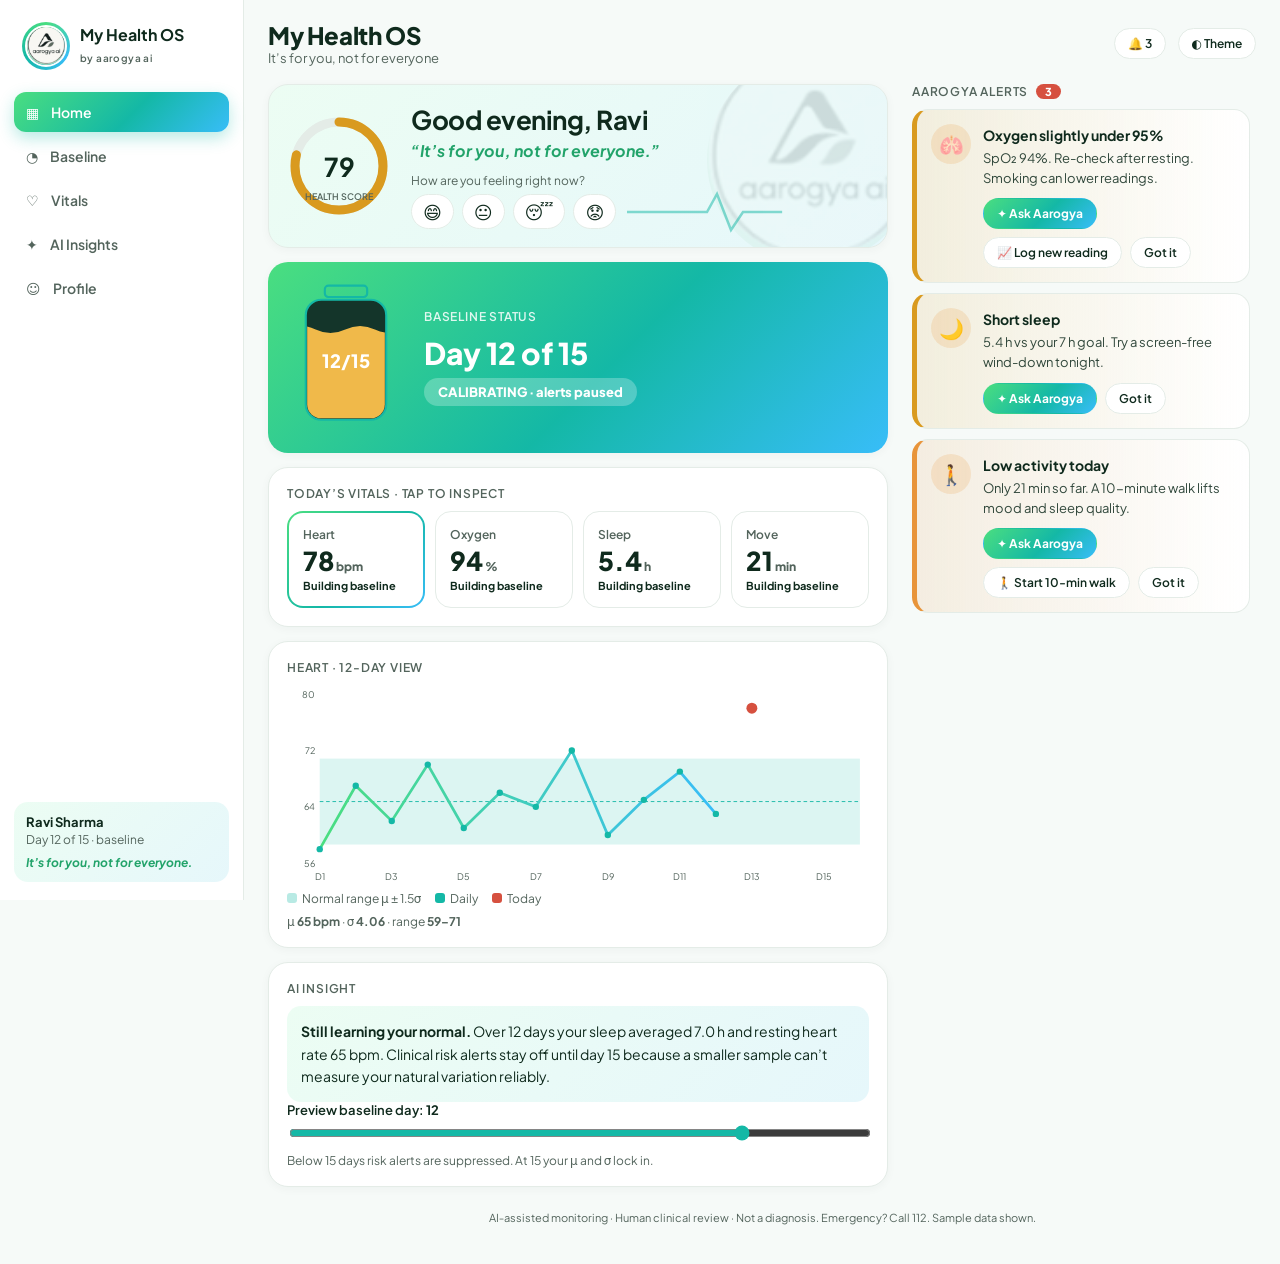
<file: front end todo/My Health OS · Aarogya AI.html>
<!DOCTYPE html>
<html lang="en"><head><meta charset="utf-8">
<meta name="viewport" content="width=device-width, initial-scale=1, viewport-fit=cover">
<title>My Health OS · Aarogya AI</title>
<link href="https://fonts.googleapis.com/css2?family=Plus+Jakarta+Sans:wght@400;600;800&display=swap" rel="stylesheet">
<style>
:root{--bg:#f6faf8;--card:#fff;--ink:#0f2a1d;--mute:#53645c;--line:#e4ece7;--g:#22a36a;--g2:#e1f6ea;--amber:#d99a1f;--red:#d6503f;--jar:#14352a;
--grad:linear-gradient(135deg,#4ade80 0%,#14b8a6 55%,#38bdf8 100%);--soft:linear-gradient(135deg,#ecfdf3,#e6f7fb);
box-sizing:border-box;padding-top:env(safe-area-inset-top,0px);padding-bottom:env(safe-area-inset-bottom,0px)}
@media (prefers-color-scheme:dark){:root:not([data-theme="light"]){--bg:#0a1713;--card:#112620;--ink:#e8f3ec;--mute:#94a89f;--line:#1e3a30;--g:#4cd68a;--g2:#173a2a;--jar:#0a1f17;--soft:linear-gradient(135deg,#12332a,#10303a);color-scheme:dark}}
:root[data-theme="dark"]{--bg:#0a1713;--card:#112620;--ink:#e8f3ec;--mute:#94a89f;--line:#1e3a30;--g:#4cd68a;--g2:#173a2a;--jar:#0a1f17;--soft:linear-gradient(135deg,#12332a,#10303a);color-scheme:dark}
html{scroll-padding-top:env(safe-area-inset-top,0px)}
*{box-sizing:border-box}
body{margin:0;background:var(--bg);color:var(--ink);font-family:'Plus Jakarta Sans',system-ui,sans-serif}
button{font-family:inherit;cursor:pointer}
.app{display:flex;min-height:100vh}
aside{width:244px;background:var(--card);border-right:1px solid var(--line);padding:18px 14px;display:flex;flex-direction:column;position:sticky;top:0;height:100vh;flex-shrink:0;transition:transform .25s;z-index:30}
.logo{display:flex;align-items:center;gap:10px;font-weight:800;font-size:18px;margin:4px 8px 22px}
.logo i{width:36px;height:36px;border-radius:12px;background:var(--grad);display:grid;place-items:center;color:#fff;font-style:normal}
nav a{display:flex;align-items:center;gap:12px;padding:11px 12px;border-radius:12px;color:var(--mute);text-decoration:none;font-weight:600;font-size:14px;margin-bottom:4px}
nav a:hover{background:var(--g2);color:var(--g)}
nav a.on{background:var(--grad);color:#fff;box-shadow:0 6px 16px rgba(20,184,166,.3)}
.side-foot{margin-top:auto;padding:12px;border-radius:14px;background:var(--soft);font-size:12px;color:var(--mute)}
.side-foot b{display:block;color:var(--ink);font-size:13px;margin-bottom:2px}
main{flex:1;min-width:0;padding:20px 24px 40px}
.top{display:flex;align-items:center;gap:12px;margin-bottom:18px}
.ham{display:none;border:1px solid var(--line);background:var(--card);border-radius:10px;width:38px;height:38px;font-size:18px;color:var(--ink)}
h1{margin:0;font-size:24px;font-weight:800;letter-spacing:-.4px}
.sub{color:var(--mute);font-size:13px}
.sp{flex:1}
.chip{border:1px solid var(--line);background:var(--card);color:var(--ink);border-radius:99px;padding:7px 13px;font-size:12px;font-weight:600}
.card{background:var(--card);border:1px solid var(--line);border-radius:20px;padding:18px;box-shadow:0 2px 10px rgba(20,60,40,.04)}
.grid{display:grid;gap:14px;grid-template-columns:repeat(12,1fr)}
.c4{grid-column:span 4}.c5{grid-column:span 5}.c6{grid-column:span 6}.c7{grid-column:span 7}.c8{grid-column:span 8}.c12{grid-column:span 12}.c3{grid-column:span 3}
h2{font-size:12px;text-transform:uppercase;letter-spacing:.8px;color:var(--mute);margin:0 0 10px;font-weight:600}
.hero{background:var(--grad);color:#fff;border:0;display:flex;align-items:center;gap:18px;flex-wrap:wrap}
.hero h2{color:rgba(255,255,255,.85)}
.hero .big{font-size:30px;font-weight:800}
.badge{display:inline-block;background:rgba(255,255,255,.25);border-radius:99px;padding:6px 14px;font-weight:800;font-size:13px;margin-top:6px}
.v{border:1.5px solid var(--line);border-radius:16px;padding:14px;background:var(--card);text-align:left;color:var(--ink);width:100%}
.v:hover{transform:translateY(-2px)}
.v.sel{border-color:transparent;background:linear-gradient(var(--card),var(--card)) padding-box,var(--grad) border-box;border:2px solid transparent}
.v .l{font-size:12px;color:var(--mute);font-weight:600}.v .n{font-size:26px;font-weight:800;margin:2px 0}.v .n small{font-size:12px;color:var(--mute)}
.v .z{font-size:11px;font-weight:700}
.ok{color:var(--g)}.warn{color:var(--amber)}.bad{color:var(--red)}
.tabs{display:inline-flex;background:var(--bg);border-radius:99px;padding:3px;border:1px solid var(--line)}
.tabs button{border:0;background:none;color:var(--mute);padding:6px 14px;border-radius:99px;font-weight:600;font-size:12px}
.tabs button.on{background:var(--grad);color:#fff}
.dots{display:flex;gap:6px;flex-wrap:wrap;margin:12px 0}
.dot{width:16px;height:16px;border-radius:50%;background:var(--line)}.dot.ok{background:#6ee7a8}.dot.today{outline:2px solid var(--ink);outline-offset:2px}
input[type=range]{width:100%;accent-color:#14b8a6}
.status{display:inline-block;border-radius:99px;padding:6px 14px;font-weight:800;font-size:13px;background:var(--g2);color:var(--g)}
.status.w{background:#fbf0d8;color:#b7791f}.status.c{background:var(--line);color:var(--mute)}
.ai{background:var(--soft);border-radius:14px;padding:14px;font-size:14px;line-height:1.6}
table{width:100%;border-collapse:collapse;font-size:13px}th,td{text-align:left;padding:9px 8px;border-bottom:1px solid var(--line)}th{color:var(--mute);font-weight:600;font-size:12px}
.tw{overflow-x:auto}
svg{max-width:100%;height:auto;display:block}
.legend{display:flex;gap:14px;font-size:12px;color:var(--mute);flex-wrap:wrap;margin-top:6px}
.legend i{display:inline-block;width:10px;height:10px;border-radius:3px;margin-right:5px}
pre{background:var(--bg);border:1px solid var(--line);border-radius:12px;padding:12px;font-size:12px;overflow-x:auto;margin:0}
.ev{border-left:3px solid #14b8a6;padding:6px 10px;margin:8px 0;font-size:13px}.ev small{color:var(--mute)}
.chat{max-height:300px;overflow-y:auto;display:flex;flex-direction:column;gap:8px;margin-bottom:10px}
.m{padding:10px 14px;border-radius:14px;font-size:14px;line-height:1.5;max-width:88%}
.m.u{align-self:flex-end;background:var(--grad);color:#fff}.m.a{background:var(--soft)}
.row{display:flex;gap:8px;flex-wrap:wrap}
.row input[type=text]{flex:1;min-width:150px;border:1px solid var(--line);border-radius:12px;padding:11px 14px;font:inherit;background:var(--card);color:var(--ink)}
.btn{background:var(--grad);color:#fff;border:0;border-radius:12px;padding:11px 18px;font-weight:700}
label{display:block;font-size:13px;font-weight:600;margin:12px 0 5px}
select,input[type=number]{width:100%;border:1px solid var(--line);border-radius:12px;padding:11px;font:inherit;background:var(--card);color:var(--ink)}
.mut{color:var(--mute);font-size:12px;margin-top:8px}
footer{text-align:center;color:var(--mute);font-size:11px;margin-top:24px}
.scrim{display:none}
@media(max-width:900px){.c4,.c5,.c6,.c7,.c8,.c3{grid-column:span 12}
 aside{position:fixed;left:0;top:0;transform:translateX(-100%)}
 body.open aside{transform:none;box-shadow:0 0 40px rgba(0,0,0,.25)}
 body.open .scrim{display:block;position:fixed;inset:0;background:rgba(0,0,0,.3);z-index:20}
 .ham{display:block}main{padding:16px}
 .vgrid{grid-template-columns:repeat(2,1fr)!important}}
.vgrid{display:grid;grid-template-columns:repeat(4,1fr);gap:10px}
@keyframes sp{to{transform:rotate(360deg)}}@keyframes pl{0%{box-shadow:0 0 0 0 rgba(214,80,63,.5)}100%{box-shadow:0 0 0 12px rgba(214,80,63,0)}}@keyframes hb{to{stroke-dashoffset:-400}}
.lg{position:relative;width:48px;height:48px;border-radius:50%;flex-shrink:0;display:grid;place-items:center}
.lg:before{content:"";position:absolute;inset:0;border-radius:50%;background:conic-gradient(#4ade80,#38bdf8,#14b8a6,#4ade80);animation:sp 6s linear infinite}
.lg img{position:relative;width:42px;height:42px;border-radius:50%;border:2px solid var(--card);background:#fff}
.brand b{display:block;font-size:16px;line-height:1.1}.brand small{font-size:10px;color:var(--mute);font-weight:600;letter-spacing:.4px}
.wel{position:relative;overflow:hidden;display:flex;gap:20px;align-items:center;flex-wrap:wrap;background:var(--soft)}
.wel h3{margin:0;font-size:26px;letter-spacing:-.5px}.moto{font-style:italic;color:var(--g);font-weight:700;margin:4px 0 12px}
.wm{position:absolute;right:-30px;top:-30px;width:210px;height:210px;opacity:.13;border-radius:50%;pointer-events:none}
.hbl{position:absolute;right:0;bottom:10px;opacity:.5;pointer-events:none}.hbl path{stroke-dasharray:200 200;animation:hb 3s linear infinite}
.ring{position:relative;width:104px;height:104px;flex-shrink:0}.ring b{position:absolute;inset:0;display:grid;place-items:center;font-size:26px}
.ring small{position:absolute;left:0;right:0;bottom:22px;text-align:center;font-size:9px;color:var(--mute);font-weight:600}
.mood button{font-size:18px;padding:5px 11px}.mood button.on{background:var(--g2);border-color:var(--g)}
.al{display:flex;gap:12px;padding:14px;border-radius:16px;border:1px solid var(--line);border-left:5px solid var(--g);background:var(--card);margin-bottom:10px}
.al.bad{border-left-color:var(--red);background:linear-gradient(90deg,rgba(214,80,63,.12),var(--card))}.al.warn{border-left-color:var(--amber);background:linear-gradient(90deg,rgba(217,154,31,.12),var(--card))}
.al .ic{width:40px;height:40px;border-radius:50%;display:grid;place-items:center;background:var(--g2);font-size:20px;flex-shrink:0}.al.bad .ic{animation:pl 1.6s infinite}
.al b{font-size:14px;color:var(--ink)}.al span.d{display:block;font-size:13px;color:var(--ink);opacity:.86;margin:3px 0 10px;line-height:1.55}.al a.chip{text-decoration:none}
.sec{display:flex;align-items:center;gap:8px;margin:4px 0 10px}.sec h2{margin:0}.cnt{background:var(--red);color:#fff;border-radius:99px;padding:1px 9px;font-size:11px;font-weight:800}
.fg{display:grid;grid-template-columns:1fr 1fr;gap:0 12px}.pc{display:flex;gap:6px;flex-wrap:wrap;margin-top:6px}.pc button.on{background:var(--grad);color:#fff;border-color:transparent}
.mid{background:linear-gradient(135deg,#14352a,#0f5a4a);color:#fff;border:0}.mid h2{color:rgba(255,255,255,.7)}.mid .r{display:flex;justify-content:space-between;padding:7px 0;border-bottom:1px solid rgba(255,255,255,.15);font-size:13px}.mid .r b{text-align:right}
main{overflow-x:hidden}
.dash{display:flex;gap:18px;align-items:flex-start}.dmain{flex:1;min-width:0}
.dside{width:350px;flex-shrink:0;position:sticky;top:16px;max-height:calc(100vh - 32px);overflow-y:auto;overflow-x:hidden;padding:10px 6px 6px;margin-top:-10px}
.dside .sec{margin-top:0}
@media(max-width:1500px){.dmain .c7,.dmain .c5{grid-column:span 12}}
@media(max-width:1180px){.dash{flex-direction:column}.dside{order:-1;width:100%;position:static;max-height:none;overflow:visible}}
.aw{display:grid;grid-template-rows:1fr;margin-bottom:10px;touch-action:pan-y;transition:grid-template-rows .4s ease,opacity .35s ease,margin .4s ease,transform .3s ease}
.awi{overflow:hidden;min-height:0}.aw .al{margin:0}
.aw.out{grid-template-rows:0fr;opacity:0;margin-bottom:0}
.aw.enter{animation:up .55s cubic-bezier(.2,.8,.2,1) both;animation-delay:calc(var(--i)*100ms)}
@keyframes up{from{opacity:0;transform:translateY(16px)}}
.al.info{border-left-color:#e8943a;background:linear-gradient(90deg,rgba(232,148,58,.12),var(--card))}.al.info .ic,.al.warn .ic{background:rgba(232,148,58,.18)}
.ic{transition:transform .2s}.al:hover .ic{transform:rotate(-8deg) scale(1.1)}.ic span{display:inline-block}
.ic.br span{animation:br 3.2s ease-in-out infinite}@keyframes br{50%{transform:scale(1.25)}}
.ic.gl span{animation:gl 2.8s ease-in-out infinite}@keyframes gl{50%{filter:drop-shadow(0 0 8px #f5c542);transform:scale(1.1)}}
.ic.bn span{animation:bn 1s ease-in-out infinite}@keyframes bn{50%{transform:translateY(-4px)}}
.ic.hbt span{animation:hbt 1.2s infinite}@keyframes hbt{15%{transform:scale(1.25)}30%{transform:scale(1)}45%{transform:scale(1.18)}}
.cnt.pulse{animation:cp 1s ease-in-out 2}@keyframes cp{50%{transform:scale(1.35);box-shadow:0 0 0 7px rgba(214,80,63,.25)}}
.ask{position:relative;overflow:hidden;background:var(--grad)!important;color:#fff!important;border-color:transparent!important;font-weight:700;transition:transform .15s ease,box-shadow .2s}
.ask:hover{box-shadow:0 6px 16px rgba(20,184,166,.4)}
.ask:after{content:"";position:absolute;top:0;left:-60%;width:40%;height:100%;background:linear-gradient(100deg,transparent,rgba(255,255,255,.55),transparent);transform:skewX(-20deg);animation:sh 3.5s ease-in-out infinite}
@keyframes sh{0%,60%{left:-60%}100%{left:130%}}
.walkpill{position:fixed;right:16px;bottom:calc(16px + env(safe-area-inset-bottom,0px));background:var(--jar);color:#fff;border-radius:99px;padding:10px 16px;font-weight:700;font-size:14px;z-index:40;box-shadow:0 8px 24px rgba(0,0,0,.3);display:flex;gap:10px;align-items:center}.walkpill[hidden]{display:none}
.o2in{width:110px;border:1px solid var(--line);border-radius:99px;padding:6px 12px;font:inherit;font-size:12px;background:var(--card);color:var(--ink)}
@media(prefers-reduced-motion:reduce){.lg:before,.hbl path,.al.bad .ic,.ic span,.ask:after,.cnt.pulse,.aw.enter{animation:none!important}}
</style></head>
<body>
<div class="scrim" onclick="document.body.classList.remove('open')"></div>
<div class="app">
<aside>
 <div class="logo brand"><div class="lg"><img id="sbl" alt="Aarogya AI logo"></div><div><b>My Health OS</b><small>by aarogya ai</small></div></div>
 <nav id="nav"></nav>
 <div class="side-foot"><b id="nm"></b>Day <span id="sf">12</span> of 15 · baseline<div style="margin-top:8px;font-style:italic;color:var(--g);font-weight:700">It’s for you, not for everyone.</div></div>
</aside>
<main>
 <div class="top">
  <button class="ham" onclick="document.body.classList.toggle('open')" aria-label="Menu">☰</button>
  <div><h1 id="title"></h1><div class="sub" id="subt"></div></div>
  <div class="sp"></div>
  <button class="chip" id="bell">🔔 0</button><button class="chip" id="theme">◐ Theme</button>
 </div>
 <div id="view"></div>
 <footer>AI‑assisted monitoring · Human clinical review · Not a diagnosis. Emergency? Call 112. Sample data shown.</footer>
</main></div>
<div id="walk" class="walkpill" hidden></div>
<script>
const M=[
{n:'Heart',u:'bpm',d:0,t:78,w:'resting heart rate',data:[58,67,62,70,61,66,64,72,60,65,69,63,59,68,66]},
{n:'Oxygen',u:'%',d:0,t:94,w:'blood oxygen',data:[97,96,97,98,96,97,97,96,98,97,96,97,98,97,96]},
{n:'Sleep',u:'h',d:1,t:5.4,w:'sleep duration',data:[7.2,6.8,7.5,6.5,7.0,7.8,6.9,7.1,6.4,7.3,7.0,6.6,7.4,7.2,6.9]},
{n:'Move',u:'min',d:0,t:21,w:'daily activity',data:[48,55,40,62,35,58,45,52,38,60,50,42,57,46,53]}];
const E=[
{t:'Short sleep combined with nicotine use amplifies sympathetic activation and nocturnal heart rate.',s:'Mackenbach et al. (2024)',c:84.2,f:p=>p.smoke==='current'},
{t:'Alcohol close to bedtime fragments sleep and lifts overnight heart rate.',s:'Sample rule',c:71,f:p=>p.alc!=='none'},
{t:'Short sleep is associated with higher resting heart rate and lower next‑day activity.',s:'Sample rule',c:76,f:p=>true},
{t:'With hypertension or a heart condition, a resting heart rate above your norm deserves a blood-pressure check.',s:'Sample rule',c:73,f:p=>p.cond.includes('Hypertension')||p.cond.includes('Heart condition')},
{t:'Oxygen readings below personal norm deserve a check‑in, especially for smokers.',s:'Sample rule',c:68,f:p=>p.smoke==='current'}];
let ent=true,lgo=false,wk=null,day=12,sel=0,mode='jar',mood='',pendQ=null,dis={},chat=[],P={name:'Ravi Sharma',age:28,sex:'Male',h:172,w:70,blood:'B+',smoke:'current',alc:'moderate',sleepGoal:7,cond:[],allergy:'None known',meds:'None',doc:'Dr. Mehta',emg:'+91 90000 00000'};
const LOGO='[data-uri]';
const bmi=()=>P.w/((P.h/100)**2),bmiT=()=>{const b=bmi();return f(b,1)+' · '+(b<18.5?'Underweight':b<25?'Healthy':b<30?'Overweight':'High')};
const ub=()=>{$('bmi').textContent=bmiT()};
function askFrom(q){pendQ=q;location.hash='#insights';if(location.hash==='#insights')go()}
function alerts(){const r=R(),L=[],o=M[1].t,h=M[0].t,s=M[2].t,a=M[3].t;
 if(o<92)L.push({id:'o2',s:'bad',i:'🫁',t:'Blood oxygen is low',d:`SpO₂ ${o}%. Sit upright, breathe slowly, re-measure in 5 min. If it stays under 92% or you feel breathless, get care now.`,q:'Why is my oxygen low?',call:1,act:'log'});
 else if(o<95)L.push({id:'o2',s:'warn',i:'🫁',t:'Oxygen slightly under 95%',d:`SpO₂ ${o}%. Re-check after resting. ${P.cond.includes('Asthma')?'With asthma, keep your inhaler close.':'Smoking can lower readings.'}`,q:'Why is my oxygen low?',act:'log'});
 if(h>100)L.push({id:'hr',s:'bad',i:'💓',t:'Resting heart rate is high',d:`${h} bpm at rest. Rest, hydrate and avoid caffeine. Call a doctor if it persists or you feel chest pain.`,q:'Why is my heart rate high?',call:1});
 if(s<6)L.push({id:'sl',s:'warn',i:'🌙',t:'Short sleep',d:`${s} h vs your ${P.sleepGoal} h goal. Try a screen-free wind-down tonight.`,q:'How is my sleep?'});
 if(a<30)L.push({id:'mv',s:'info',i:'🚶',t:'Low activity today',d:`Only ${a} min so far. A 10-minute walk lifts mood and sleep quality.`,q:'How is my activity?',act:'walk'});
 if(day>=15)M.forEach((m,i)=>{const x=r[i];if(x.out)L.push({id:'p'+i,s:Math.abs(x.z)>2.5?'bad':'warn',i:'✦',t:m.n+' is outside YOUR normal',d:`${f(Math.abs(m.t-x.mu),m.d)} ${m.u} ${m.t>x.mu?'above':'below'} your personal mean (${f(x.z,1)}σ). Personal baseline alert.`,q:'Summary'})});
 return L.filter(x=>!dis[x.id])}
function score(){return Math.max(35,100-alerts().reduce((t,x)=>t+(x.s==='bad'?20:x.s==='warn'?9:3),0))}
const K={o2:'br',sl:'gl',mv:'bn',hr:'hbt'};
function alertHtml(){const L=alerts(),en=ent?' enter':'';
 if(!L.length)return `<div class="al"><div class="ic"><span>✅</span></div><div><b>All clear</b><span class="d">No alerts right now. Safety limits and your personal baseline are both looking good.</span></div></div>`;
 return `<div class="sec"><h2>Aarogya alerts</h2><span class="cnt${ent?' pulse':''}">${L.length}</span></div>`+L.map((x,i)=>`<div class="aw${en}" data-id="${x.id}" style="--i:${i}"><div class="awi"><div class="al ${x.s}"><div class="ic ${K[x.id]||''}"><span>${x.i}</span></div><div><b>${x.t}</b><span class="d">${x.d}</span><div class="row"><button class="chip ask" onclick="askFrom('${x.q}')">✦ Ask Aarogya</button>${x.act==='log'?(lgo?'<input id="o2in" class="o2in" type="number" min="50" max="100" placeholder="SpO₂ %"><button class="chip" onclick="saveO2()">Save</button>':'<button class="chip" onclick="lgo=true;go()">📈 Log new reading</button>'):''}${x.act==='walk'?'<button class="chip" onclick="startWalk()">🚶 Start 10‑min walk</button>':''}${x.call?'<a class="chip" href="tel:112">📞 Call 112</a>':''}<button class="chip" onclick="dismiss('${x.id}')">Got it</button></div></div></div></div></div>`).join('')}
function dismiss(id,el,fly){el=el||document.querySelector('[data-id="'+id+'"]');if(!el||el.classList.contains('out'))return;if(fly)el.style.transform=`translateX(${fly}px)`;el.classList.add('out');setTimeout(()=>{dis[id]=1;go()},430)}
function saveO2(){const v=+$('o2in').value;if(v>=50&&v<=100){M[1].t=v;lgo=false;delete dis.o2;go()}}
function walkUI(msg){const e=$('walk');if(msg){e.hidden=false;e.textContent=msg;return}if(!wk){e.hidden=true;return}const l=wk.left;e.hidden=false;e.innerHTML=`🚶 Walk ${String(l/60|0).padStart(2,'0')}:${String(l%60).padStart(2,'0')} <button class="chip" onclick="stopWalk()">Stop</button>`}
function startWalk(){if(wk)return;wk={left:600};walkUI();wk.iv=setInterval(()=>{wk.left--;if(wk.left<=0){clearInterval(wk.iv);wk=null;M[3].t+=10;delete dis.mv;walkUI('🎉 Walk complete · +10 min logged');go();setTimeout(()=>walkUI(),3500)}else walkUI()},1000)}
function stopWalk(){if(wk){clearInterval(wk.iv);wk=null}walkUI()}
let sw=null;
document.addEventListener('pointerdown',e=>{const el=e.target.closest('.aw');if(!el||e.target.closest('button,a,input'))return;sw={el,x:e.clientX,dx:0}});
document.addEventListener('pointermove',e=>{if(!sw)return;sw.dx=e.clientX-sw.x;if(Math.abs(sw.dx)>6){sw.el.style.transition='none';sw.el.style.transform=`translateX(${sw.dx}px)`;sw.el.style.opacity=1-Math.min(Math.abs(sw.dx)/260,.7)}});
const sup=()=>{if(!sw)return;const{el,dx}=sw;sw=null;el.style.transition='';el.style.opacity='';if(Math.abs(dx)>90)dismiss(el.dataset.id,el,dx>0?500:-500);else el.style.transform=''};
addEventListener('pointerup',sup);addEventListener('pointercancel',sup);
document.addEventListener('mousemove',e=>{const b=e.target.closest&&e.target.closest('.ask');if(!b)return;const r=b.getBoundingClientRect();b.style.transform=`translate(${(e.clientX-r.left-r.width/2)*.18}px,${(e.clientY-r.top-r.height/2)*.25}px)`});
document.addEventListener('mouseout',e=>{const b=e.target.closest&&e.target.closest('.ask');if(b)b.style.transform=''});
function welcome(){const sc=score(),C=2*Math.PI*44,fn=new Date().getHours()<12?'Good morning':new Date().getHours()<17?'Good afternoon':'Good evening';
 const mm={'😄':'Great. Keep the routine going.','😐':'Okay. A short walk could help.','😴':`Tired fits with ${M[2].t} h sleep. Try an early night.`,'😟':'Sorry to hear that. Tell Aarogya more in AI Insights.'};
 return `<div class="card wel c12"><img class="wm" src="${LOGO}" alt=""><svg class="hbl" width="260" height="50" viewBox="0 0 260 50"><path d="M0 25h80l10-18 14 36 12-18h144" fill="none" stroke="#14b8a6" stroke-width="2.5"/></svg>
 <div class="ring"><svg viewBox="0 0 104 104"><circle cx="52" cy="52" r="44" fill="none" stroke="var(--line)" stroke-width="9"/><circle cx="52" cy="52" r="44" fill="none" stroke="${sc>=80?'#22a36a':sc>=60?'#d99a1f':'#d6503f'}" stroke-width="9" stroke-linecap="round" stroke-dasharray="${C*sc/100} ${C}" transform="rotate(-90 52 52)"/></svg><b>${sc}</b><small style="bottom:16px">HEALTH SCORE</small></div>
 <div style="position:relative;flex:1;min-width:220px"><h3>${fn}, ${P.name.split(' ')[0]}</h3><div class="moto">“It’s for you, not for everyone.”</div>
 <div class="mut" style="margin:0 0 6px">How are you feeling right now?</div><div class="row mood">${Object.keys(mm).map(e=>`<button class="chip ${mood===e?'on':''}" onclick="mood='${e}';go()">${e}</button>`).join('')}</div>${mood?`<div class="mut">${mm[mood]}</div>`:''}</div></div>`}
function pin(l,k,t){return `<label>${l}</label><input type="${t||'text'}" value="${P[k]}" ${t==='number'?`oninput="P.${k}=+this.value;ub()"`:`onchange="P.${k}=this.value"`} style="width:100%;border:1px solid var(--line);border-radius:12px;padding:11px;font:inherit;background:var(--card);color:var(--ink)">`}
const sel_=(l,k,o)=>`<label>${l}</label><select onchange="P.${k}=this.value;go()">${o.map(([v,t])=>`<option value="${v}" ${P[k]==v?'selected':''}>${t||v}</option>`).join('')}</select>`;
const $=id=>document.getElementById(id),f=(v,d)=>v.toFixed(d);
const R=()=>M.map(m=>{const a=m.data.slice(0,day),mu=a.reduce((x,y)=>x+y,0)/a.length,s=Math.sqrt(a.reduce((x,y)=>x+(y-mu)**2,0)/a.length)||.01,z=(m.t-mu)/s;return{a,mu,s,z,lo:mu-1.5*s,hi:mu+1.5*s,out:Math.abs(z)>1.5}});
function sum(){const r=R(),n=day>=15?r.filter(x=>x.out).length:0,conf=Math.min(92,Math.round(15+6*r.reduce((s,x)=>s+(x.out?Math.min(Math.abs(x.z),3):0),0)));
 let l,c;if(day<15){l='CALIBRATING · alerts paused';c='c'}else if(!n){l='STABLE';c=''}else{l=(n>1?'▲ MONITOR':'WATCH')+' · '+conf+'% confidence';c='w'}return{r,n,conf,l,c}}
function insight(){const {r,n}=sum();
 if(day<15)return `<b>Still learning your normal.</b> Over ${day} days your sleep averaged ${f(r[2].mu,1)} h and resting heart rate ${f(r[0].mu,0)} bpm. Clinical risk alerts stay off until day 15 because a smaller sample can’t measure your natural variation reliably.`;
 const o=M.map((m,i)=>({m,x:r[i]})).filter(q=>q.x.out);if(!o.length)return '<b>Everything is within your personal range.</b> Keep your routine going.';
 const ev=E.filter(e=>e.f(P)).slice(0,2).map(e=>e.t).join(' ');
 return `<b>${o.length} signal${o.length>1?'s':''} outside your baseline.</b> Your ${o.map(({m,x})=>`${m.w} is ${f(Math.abs(m.t-x.mu),m.d)} ${m.u} ${m.t>x.mu?'above':'below'} your personal mean (${f(x.z,1)}σ)`).join('; ')}. Given your profile (${P.smoke==='current'?'current smoker':'non‑smoker'}, ${P.alc} alcohol), literature suggests: ${ev} A check‑in today would help.`}
function viz(){const p=day/15,y=190-150*p;if(mode==='jar')return `<svg width="190" viewBox="0 0 170 220"><rect x="55" y="8" width="60" height="16" rx="5" fill="none" stroke="#14b8a6" stroke-width="3"/><rect x="28" y="28" width="114" height="170" rx="22" fill="var(--jar)" stroke="#14b8a6" stroke-width="3"/><clipPath id="cj"><rect x="30" y="30" width="110" height="166" rx="20"/></clipPath><g clip-path="url(#cj)"><path d="M0 ${y} q21 -10 42 0 t42 0 t42 0 t42 0 V200 H0Z" fill="${day>=15?'#4ade80':'#f0b94a'}"/></g><text x="85" y="125" text-anchor="middle" fill="#fff" font-size="26" font-weight="800">${day}/15</text></svg>`;
 let l='';for(let i=0;i<15;i++){const yy=190-i*11,lf=i%2==0,on=i<day;l+=`<ellipse cx="${lf?72:98}" cy="${yy}" rx="14" ry="5" transform="rotate(${lf?-20:20} ${lf?72:98} ${yy})" fill="${on?'#22a36a':'none'}" stroke="${on?'none':'var(--line)'}" stroke-dasharray="3 2"/>`}
 return `<svg width="190" viewBox="0 0 170 220"><line x1="85" y1="205" x2="85" y2="20" stroke="#22a36a" stroke-width="3"/>${l}<path d="M58 200h54l-6 18H64z" fill="#14b8a6"/></svg>`}
function dots(){let d='';for(let i=1;i<=15;i++)d+=`<span class="dot ${i<=day?'ok':''}${i===day?' today':''}"></span>`;return `<div class="dots">${d}</div>`}
function vcards(){const r=R();return `<div class="vgrid">`+M.map((m,i)=>{const x=r[i],c=day<15?'':(x.out?(Math.abs(x.z)>2.5?'bad':'warn'):'ok');return `<button class="v ${i===sel?'sel':''}" onclick="sel=${i};go()"><div class="l">${m.n}</div><div class="n">${m.t}<small> ${m.u}</small></div><div class="z ${c}">${day<15?'Building baseline':x.out?(x.z>0?'▲ +':'▼ ')+f(x.z,1)+'σ':'✓ in range'}</div></button>`}).join('')+`</div>`}
function chart(){const m=M[sel],x=R()[sel],a=x.a,W=640,H=220,pl=36,pr=10,pt=10,pb=24,all=[...a,m.t,x.lo,x.hi],lo=Math.min(...all),hi=Math.max(...all),mn=lo-(hi-lo)*.1,mx=hi+(hi-lo)*.1,X=i=>pl+i*(W-pl-pr)/15,Y=v=>pt+(mx-v)*(H-pt-pb)/(mx-mn);
 let s=`<svg viewBox="0 0 ${W} ${H}"><defs><linearGradient id="lg" x1="0" x2="1"><stop offset="0" stop-color="#4ade80"/><stop offset="1" stop-color="#38bdf8"/></linearGradient></defs><rect x="${pl}" y="${Y(x.hi)}" width="${W-pl-pr}" height="${Y(x.lo)-Y(x.hi)}" fill="#14b8a6" opacity=".15"/><line x1="${pl}" x2="${W-pr}" y1="${Y(x.mu)}" y2="${Y(x.mu)}" stroke="#14b8a6" stroke-dasharray="4 3"/>`;
 for(let i=0;i<=3;i++){const v=mn+(mx-mn)*i/3;s+=`<text x="${pl-5}" y="${Y(v)+4}" font-size="10" text-anchor="end" fill="var(--mute)">${f(v,m.d)}</text>`}
 for(let i=1;i<=15;i+=2)s+=`<text x="${X(i-1)}" y="${H-6}" font-size="10" text-anchor="middle" fill="var(--mute)">D${i}</text>`;
 s+=`<polyline fill="none" stroke="url(#lg)" stroke-width="3" points="${a.map((v,i)=>X(i)+','+Y(v)).join(' ')}"/>`+a.map((v,i)=>`<circle cx="${X(i)}" cy="${Y(v)}" r="3.5" fill="#14b8a6"><title>Day ${i+1}: ${v} ${m.u}</title></circle>`).join('')+`<circle cx="${X(day)}" cy="${Y(m.t)}" r="6" fill="#d6503f"><title>Today: ${m.t} ${m.u}</title></circle></svg>`;
 return `<h2>${m.n} · ${day}-day view</h2>${s}<div class="legend"><span><i style="background:#14b8a6;opacity:.3"></i>Normal range μ ± 1.5σ</span><span><i style="background:#14b8a6"></i>Daily</span><span><i style="background:#d6503f"></i>Today</span></div><div class="mut">μ <b>${f(x.mu,m.d)} ${m.u}</b> · σ <b>${f(x.s,2)}</b> · range <b>${f(x.lo,m.d)}–${f(x.hi,m.d)}</b></div>`}
function slider(){return `<label style="margin-top:0">Preview baseline day: <b>${day}</b></label><input type="range" min="1" max="15" value="${day}" oninput="day=+this.value;go()"><div class="mut">Below 15 days risk alerts are suppressed. At 15 your μ and σ lock in.</div>`}
function tabs(){return `<div class="tabs"><button class="${mode==='jar'?'on':''}" onclick="mode='jar';go()">Jar</button><button class="${mode==='plant'?'on':''}" onclick="mode='plant';go()">Plant</button></div>`}
const V={
dashboard:()=>{const s=sum();return `<div class="dash"><div class="dmain"><div class="grid">${welcome()}
<div class="card hero c12"><div>${viz().replace('width="190"','width="120"')}</div><div><h2>Baseline status</h2><div class="big">${day>=15?'Baseline locked':'Day '+day+' of 15'}</div><div class="badge">${s.l}</div></div></div>
<div class="card c12"><h2>Today’s vitals · tap to inspect</h2>${vcards()}</div>
<div class="card c7">${chart()}</div>
<div class="card c5"><h2>AI insight</h2><div class="ai">${insight()}</div>${slider()}</div></div></div><div class="dside">${alertHtml()}</div></div>`},
baseline:()=>`<div class="grid"><div class="card c5" style="text-align:center"><div style="display:flex;justify-content:space-between;align-items:center"><h2 style="margin:0">15‑day baseline</h2>${tabs()}</div>${viz()}${dots()}<span class="status ${sum().c}">${sum().l}</span></div>
<div class="card c7"><h2>How calibration works</h2><div class="ai"><b>Calibration mode (&lt; 15 days):</b> descriptive insights only; clinical risk alerts are suppressed because σ isn’t reliable yet.<br><br><b>Active mode (≥ 15 days):</b> μ and σ lock in. Readings are judged against <i>your own</i> range, μ ± 1.5σ.<br><br><b>Drift:</b> an exponentially weighted average (EWMA) lets the baseline follow gradual lifestyle changes.</div><div style="margin-top:14px">${slider()}</div></div></div>`,
vitals:()=>{const r=R();return `<div class="grid"><div class="card c12">${vcards()}</div><div class="card c7">${chart()}</div><div class="card c5"><h2>All metrics vs your baseline</h2><div class="tw"><table><tr><th>Metric</th><th>μ</th><th>σ</th><th>Range</th><th>Today</th></tr>${M.map((m,i)=>`<tr><td>${m.n}</td><td>${f(r[i].mu,m.d)}</td><td>${f(r[i].s,2)}</td><td>${f(r[i].lo,m.d)}–${f(r[i].hi,m.d)}</td><td class="${day>=15&&r[i].out?'bad':''}">${m.t}</td></tr>`).join('')}</table></div></div></div>`},
insights:()=>{const r=R(),ev=E.filter(e=>e.f(P)),m=M[0],x=r[0];
 return `<div class="grid"><div class="card c12"><h2>Ask Aarogya</h2><div class="chat" id="chat">${chat.length?chat.map(c=>`<div class="m ${c.r}">${c.t}</div>`).join(''):'<div class="m a">Hi '+P.name.split(' ')[0]+', ask me about your sleep, heart, oxygen or activity. I’ll answer against your own baseline.</div>'}</div>
 <div class="row"><input type="text" id="q" placeholder="e.g. Why is my heart rate high?" onkeydown="if(event.key==='Enter')ask()"><button class="btn" onclick="ask()">Send</button></div>
 <div class="row" style="margin-top:8px">${['How is my sleep?','Why is my heart rate high?','Summary'].map(t=>`<button class="chip" onclick="$('q').value='${t}';ask()">${t}</button>`).join('')}</div></div>

<div class="card c12"><h2>Evidence retrieved for your profile</h2>${ev.map(e=>`<div class="ev">${e.t}<br><small>${e.s} · confidence ${e.c}</small></div>`).join('')}</div></div>`},
profile:()=>`<div class="grid"><div class="card c6"><h2>Personal details</h2>${pin('Full name','name')}<div class="fg"><div>${pin('Age','age','number')}</div><div>${sel_('Sex','sex',[['Male'],['Female'],['Other']])}</div><div>${pin('Height (cm)','h','number')}</div><div>${pin('Weight (kg)','w','number')}</div></div><div class="mut">BMI: <b id="bmi">${bmiT()}</b></div>${sel_('Blood group','blood',['A+','A-','B+','B-','O+','O-','AB+','AB-'].map(x=>[x]))}</div>
<div class="card c6"><h2>Lifestyle and conditions</h2>${sel_('Smoking','smoke',[['current','Current smoker'],['never','Non‑smoker']])}${sel_('Alcohol','alc',[['none'],['moderate'],['heavy']])}${pin('Sleep goal (hours)','sleepGoal','number')}<label>Existing conditions</label><div class="pc">${['Hypertension','Diabetes','Asthma','Thyroid','Heart condition'].map(c=>`<button class="chip ${P.cond.includes(c)?'on':''}" onclick="P.cond=P.cond.includes('${c}')?P.cond.filter(x=>x!=='${c}'):[...P.cond,'${c}'];go()">${c}</button>`).join('')}</div></div>
<div class="card c6"><h2>Medical info and contacts</h2>${pin('Allergies','allergy')}${pin('Current medicines','meds')}${pin('Your doctor','doc')}${pin('Emergency contact','emg')}<div class="mut">These details tune alerts and the evidence Aarogya retrieves. Saved for this session.</div></div>
<div class="card mid c6"><h2>Medical ID · emergency card</h2><div style="display:flex;gap:12px;align-items:center;margin-bottom:8px"><div class="lg"><img src="${LOGO}" alt=""></div><div><b style="font-size:18px">${P.name}</b><div style="font-size:12px;opacity:.7">${P.age} yrs · ${P.sex} · ${P.blood}</div></div></div><div class="r"><span>Allergies</span><b>${P.allergy}</b></div><div class="r"><span>Medicines</span><b>${P.meds}</b></div><div class="r"><span>Conditions</span><b>${P.cond.join(', ')||'None'}</b></div><div class="r"><span>Doctor</span><b>${P.doc}</b></div><div class="r"><span>Emergency</span><b>${P.emg}</b></div><div style="margin-top:12px;font-style:italic;opacity:.8;font-size:12px">It’s for you, not for everyone.</div></div></div>`
};
const T={dashboard:['My Health OS','It’s for you, not for everyone'],baseline:['Baseline','Establishing your personal normal'],vitals:['Vitals','Heart, oxygen, sleep and movement'],insights:['AI Insights','Personalized, never generic'],profile:['Profile','Lifestyle context for the AI']};
const IC={dashboard:'▦',baseline:'◔',vitals:'♡',insights:'✦',profile:'☺'};
function ask(){const q=$('q').value.trim();if(!q)return;const r=R(),ql=q.toLowerCase();let a;
 const one=i=>{const m=M[i],x=r[i];return day<15?`Over ${day} days your ${m.w} averages ${f(x.mu,m.d)} ${m.u}. I’m still calibrating, so I won’t flag risk yet.`:`Your ${m.w} today is ${m.t} ${m.u} versus your norm of ${f(x.mu,m.d)} ${m.u} (${x.z>0?'+':''}${f(x.z,1)}σ). ${x.out?'That’s outside your personal range.':'That’s within your range.'}`};
 if(/sleep/.test(ql))a=one(2);else if(/heart|pulse|bpm/.test(ql))a=one(0)+(day>=15&&r[0].out&&P.smoke==='current'?' As a current smoker with short sleep, nicotine can amplify nighttime heart rate.':'');else if(/oxygen|spo2/.test(ql))a=one(1);else if(/move|step|activity|exercise/.test(ql))a=one(3);else a=insight().replace(/<[^>]+>/g,'');
 chat.push({r:'u',t:q.replace(/</g,'&lt;')},{r:'a',t:a});go();const c=$('chat');if(c)c.scrollTop=c.scrollHeight}
function go(){const h=(location.hash||'#dashboard').slice(1),k=V[h]?h:'dashboard';
 $('nav').innerHTML=Object.keys(T).map(n=>`<a href="#${n}" class="${n===k?'on':''}"><span>${IC[n]}</span>${n==='dashboard'?'Home':T[n][0]}</a>`).join('');
 $('title').textContent=T[k][0];$('subt').textContent=T[k][1];$('sf').textContent=day;$('nm').textContent=P.name;$('sbl').src=LOGO;$('bell').textContent='🔔 '+alerts().length;
 const af=document.activeElement,keep=af&&af.id==='q'?af.value:null;
 $('view').innerHTML=V[k]();ent=false;if(keep!==null&&$('q')){$('q').value=keep;$('q').focus()}
 document.body.classList.remove('open');if(pendQ){const q=pendQ;pendQ=null;$('q').value=q;ask()}}
addEventListener('hashchange',()=>{window.scrollTo(0,0);ent=true;go()});
$('bell').onclick=()=>{location.hash='#dashboard';scrollTo(0,0);go()};
$('theme').onclick=()=>{const r=document.documentElement,dk=matchMedia('(prefers-color-scheme:dark)').matches,c=r.dataset.theme||(dk?'dark':'light');r.dataset.theme=c==='dark'?'light':'dark'};
go();
</script></body></html>
</file>
